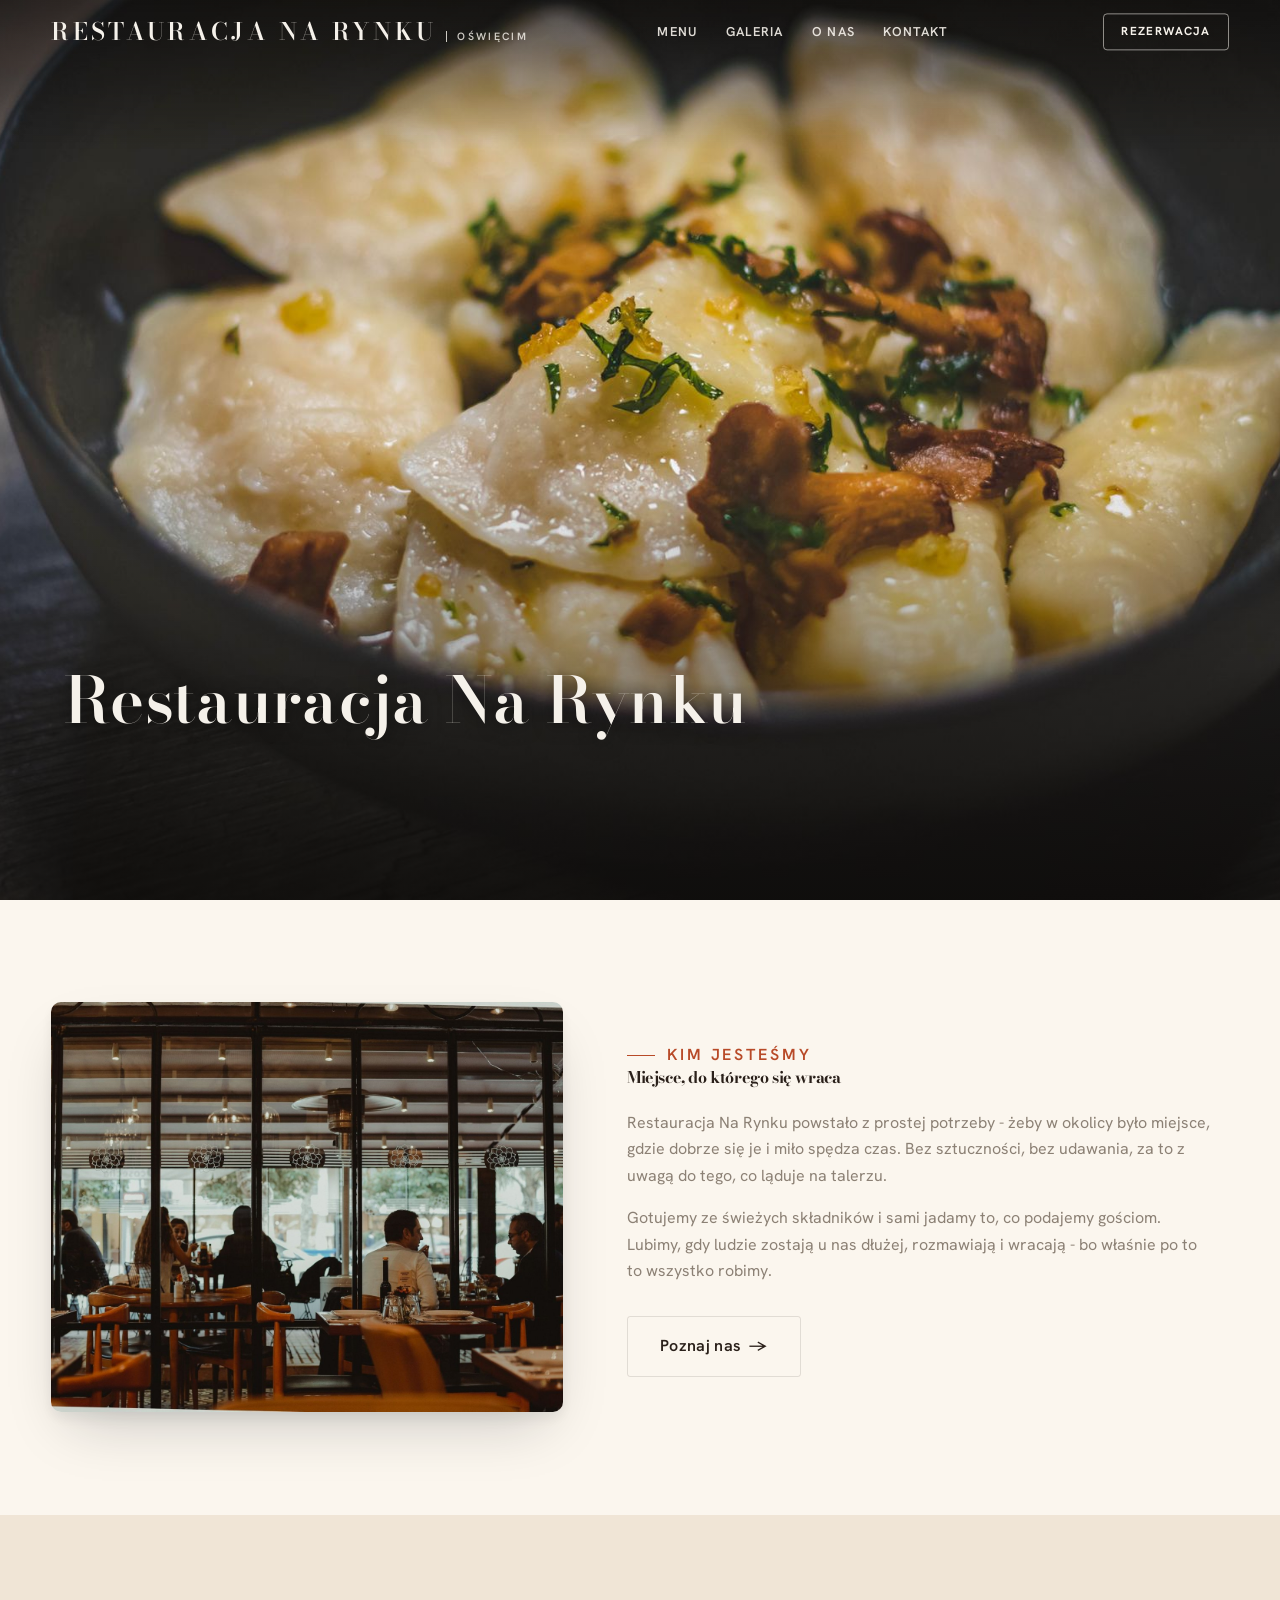
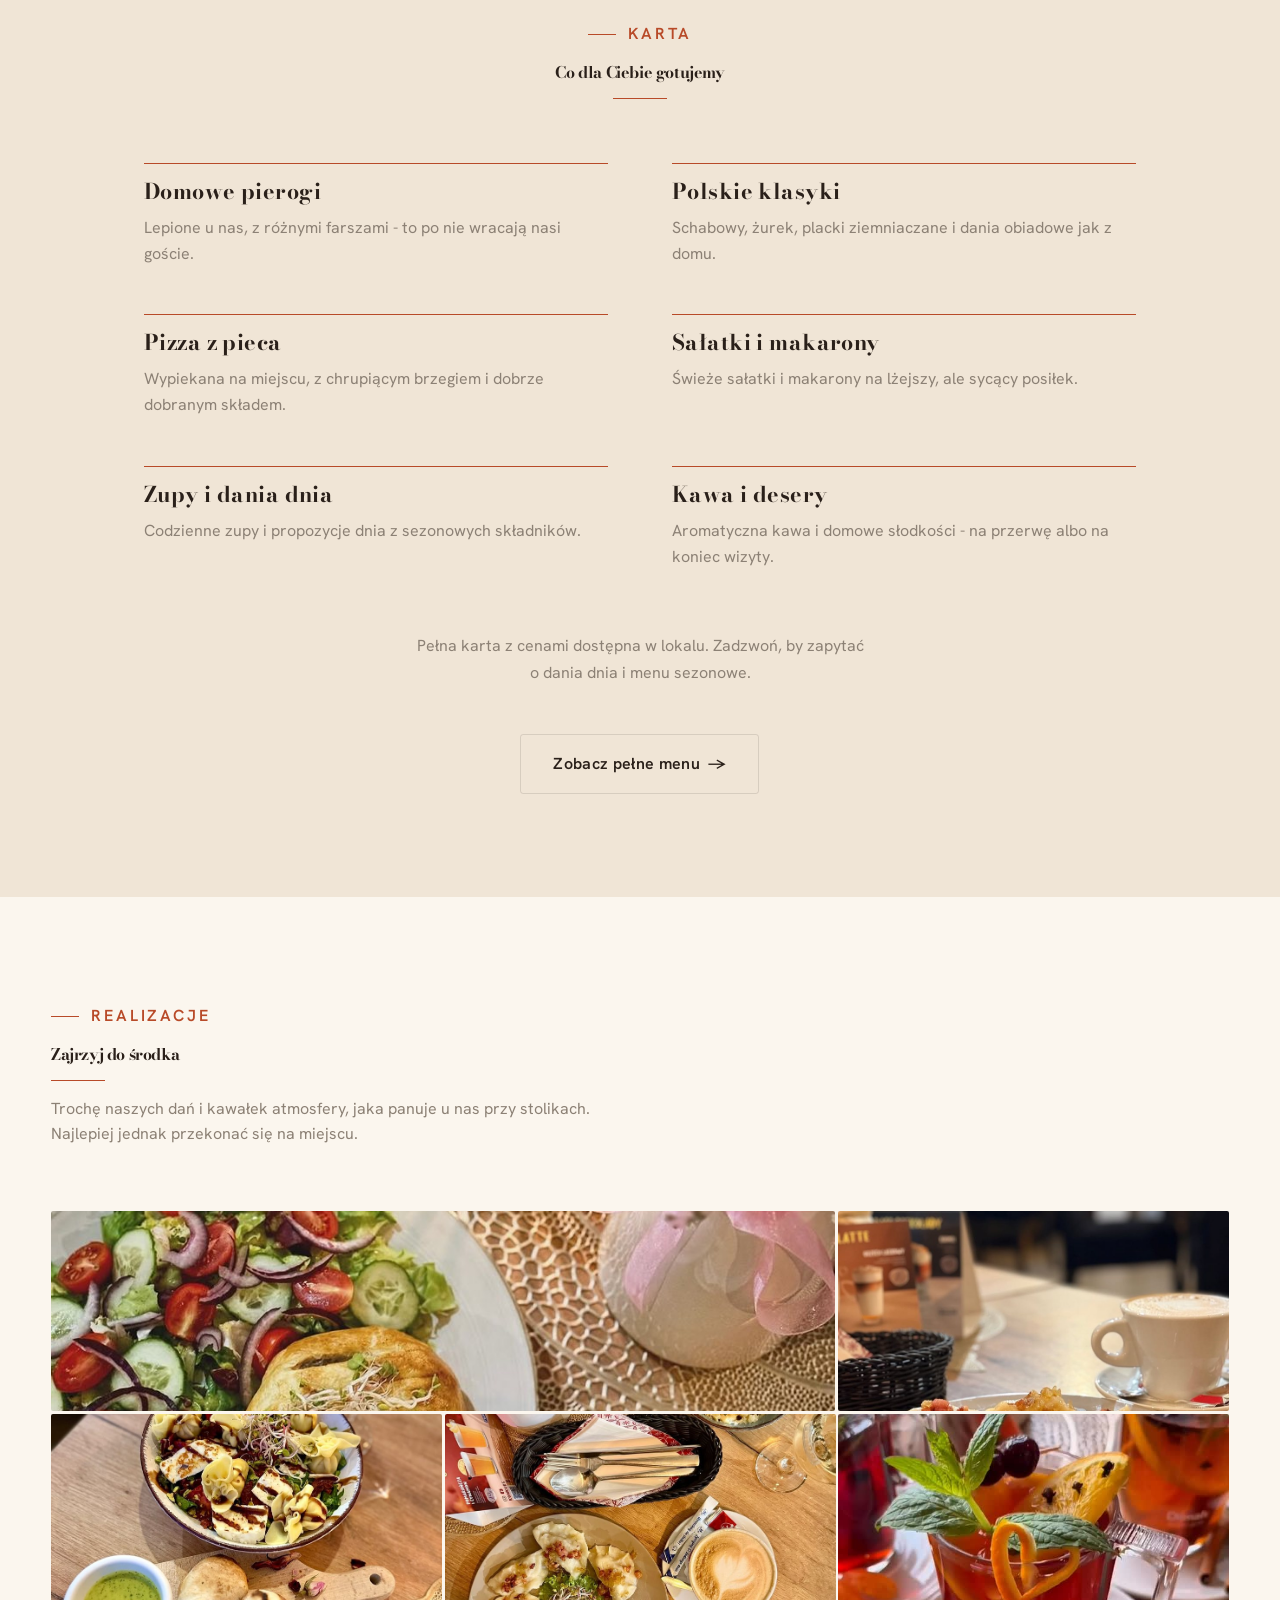
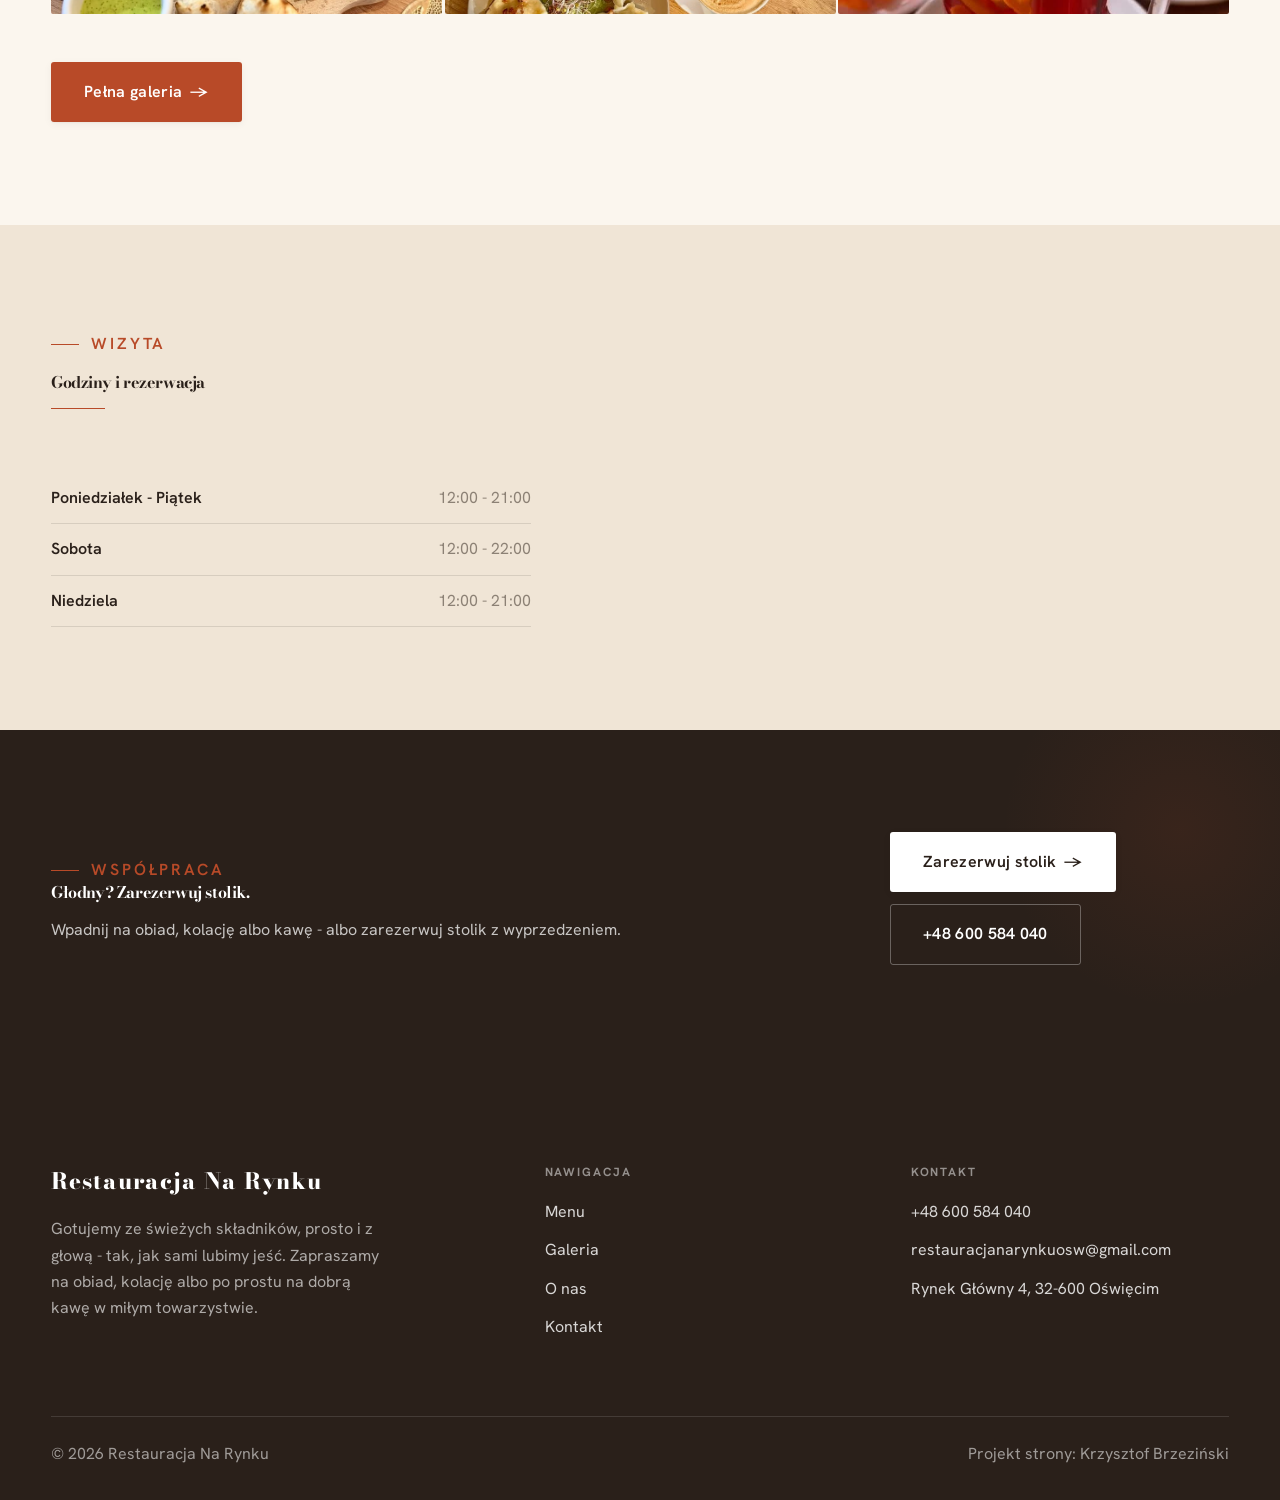
<file: index.html>
<!DOCTYPE html>
<html lang="pl">
<head>
<meta charset="UTF-8">
<meta name="viewport" content="width=device-width, initial-scale=1.0">
<title>Restauracja Na Rynku - Restauracja · Oświęcim</title>
<meta name="description" content="Restauracja Na Rynku to miejsce, do którego się wraca - sezonowa kuchnia, dania z pieca, dobra kawa i ciepła atmosfera. Zarezerwuj stolik albo zajrzyj do menu.">
<link rel="preconnect" href="https://fonts.googleapis.com">
<link rel="preconnect" href="https://fonts.gstatic.com" crossorigin>
<link href="https://fonts.googleapis.com/css2?family=Bodoni+Moda:wght@500;600;700&family=Hanken+Grotesk:wght@400;500;600&display=swap" rel="stylesheet">
<link rel="stylesheet" href="assets/styles.css">
</head>
<body>

<header class="nav">
  <div class="wrap nav-inner">
    <a class="brand" href="index.html"><span class="name">Restauracja Na Rynku</span><span class="sub">Oświęcim</span></a>
    <nav class="nav-links">
      <a href="oferta.html">Menu</a>
      <a href="realizacje.html">Galeria</a>
      <a href="o-nas.html">O nas</a>
      <a href="kontakt.html">Kontakt</a>
      <a href="kontakt.html" class="btn btn-accent">Rezerwacja</a>
    </nav>
    <button class="nav-toggle" aria-label="Menu"><span></span><span></span><span></span></button>
  </div>
</header>

<section class="hero-gastro">
  <img class="hg-bg" src="img/g9.jpg" alt="Restauracja Na Rynku - danie">
  <div class="hg-veil"></div>
  <p class="hg-tagline">Restauracja Na Rynku</p>
</section>
<section>
  <div class="wrap split">
    <div class="split-art reveal"><img src="img/g8.jpg" alt="Restauracja Na Rynku - realizacja" loading="lazy"></div>
    <div class="split-copy reveal">
      <span class="eyebrow">Kim jesteśmy</span>
      <h2>Miejsce, do którego się wraca</h2>
      <p class="muted">Restauracja Na Rynku powstało z prostej potrzeby - żeby w okolicy było miejsce, gdzie dobrze się je i miło spędza czas. Bez sztuczności, bez udawania, za to z uwagą do tego, co ląduje na talerzu.</p>
      <p class="muted">Gotujemy ze świeżych składników i sami jadamy to, co podajemy gościom. Lubimy, gdy ludzie zostają u nas dłużej, rozmawiają i wracają - bo właśnie po to to wszystko robimy.</p>
      <a href="o-nas.html" class="btn btn-ghost">Poznaj nas <span class="arr">→</span></a>
    </div>
  </div>
</section>
<section id="menu" class="menu-sec">
  <div class="wrap">
    <div class="head center reveal">
      <span class="eyebrow">Karta</span>
      <h2>Co dla Ciebie gotujemy</h2>
    </div>
    <div class="menu-cats">
      <div class="menu-cat reveal"><h3>Domowe pierogi</h3><p>Lepione u nas, z różnymi farszami - to po nie wracają nasi goście.</p></div>
      <div class="menu-cat reveal"><h3>Polskie klasyki</h3><p>Schabowy, żurek, placki ziemniaczane i dania obiadowe jak z domu.</p></div>
      <div class="menu-cat reveal"><h3>Pizza z pieca</h3><p>Wypiekana na miejscu, z chrupiącym brzegiem i dobrze dobranym składem.</p></div>
      <div class="menu-cat reveal"><h3>Sałatki i makarony</h3><p>Świeże sałatki i makarony na lżejszy, ale sycący posiłek.</p></div>
      <div class="menu-cat reveal"><h3>Zupy i dania dnia</h3><p>Codzienne zupy i propozycje dnia z sezonowych składników.</p></div>
      <div class="menu-cat reveal"><h3>Kawa i desery</h3><p>Aromatyczna kawa i domowe słodkości - na przerwę albo na koniec wizyty.</p></div>
    </div>
    <p class="menu-note">Pełna karta z cenami dostępna w lokalu. Zadzwoń, by zapytać o dania dnia i menu sezonowe.</p>
    <div style="text-align:center;margin-top:var(--space-7)" class="reveal"><a href="oferta.html" class="btn btn-ghost">Zobacz pełne menu <span class="arr">→</span></a></div>
  </div>
</section>
<section>
  <div class="wrap">
    <div class="head reveal">
      <span class="eyebrow">Realizacje</span>
      <h2>Zajrzyj do środka</h2>
      <p>Trochę naszych dań i kawałek atmosfery, jaka panuje u nas przy stolikach. Najlepiej jednak przekonać się na miejscu.</p>
    </div>
    <div class="gallery">
      <div class="tile t-two3 reveal"><img src="img/g1.jpg" alt="Domowe pierogi" loading="lazy"><div class="cap">Domowe pierogi</div></div>
      <div class="tile t-third reveal"><img src="img/g2.jpg" alt="Zapiekany camembert" loading="lazy"><div class="cap">Zapiekany camembert</div></div>
      <div class="tile t-third reveal"><img src="img/g3.jpg" alt="Świeże sałatki" loading="lazy"><div class="cap">Świeże sałatki</div></div>
      <div class="tile t-third reveal"><img src="img/g4.jpg" alt="Dania z pieca" loading="lazy"><div class="cap">Dania z pieca</div></div>
      <div class="tile t-third reveal"><img src="img/g5.jpg" alt="Lemoniady i napoje" loading="lazy"><div class="cap">Lemoniady i napoje</div></div>
    </div>
    <div style="margin-top:var(--space-7)" class="reveal"><a href="realizacje.html" class="btn btn-accent">Pełna galeria <span class="arr">→</span></a></div>
  </div>
</section>
<section class="trust">
  <div class="wrap">
    <div class="head reveal">
      <span class="eyebrow">Wizyta</span>
      <h2>Godziny i rezerwacja</h2>
    </div>
    <div class="godz reveal">
      <div class="godz-row"><b>Poniedziałek - Piątek</b><span>12:00 - 21:00</span></div>
      <div class="godz-row"><b>Sobota</b><span>12:00 - 22:00</span></div>
      <div class="godz-row"><b>Niedziela</b><span>12:00 - 21:00</span></div>
    </div>
  </div>
</section>
<section class="cta">
  <div class="wrap">
    <div class="reveal">
      <span class="eyebrow">Współpraca</span>
      <h2>Głodny? Zarezerwuj stolik.</h2>
      <p>Wpadnij na obiad, kolację albo kawę - albo zarezerwuj stolik z wyprzedzeniem.</p>
    </div>
    <div class="cta-actions reveal">
      <a href="kontakt.html" class="btn btn-light">Zarezerwuj stolik <span class="arr">→</span></a>
      <a href="tel:+48600584040" class="btn btn-ghost" style="color:#fff;border-color:rgba(255,255,255,.3)">+48 600 584 040</a>
    </div>
  </div>
</section>

<footer>
  <div class="wrap">
    <div class="foot-grid">
      <div class="foot-brand">
        <div class="name">Restauracja Na Rynku</div>
        <p>Gotujemy ze świeżych składników, prosto i z głową - tak, jak sami lubimy jeść. Zapraszamy na obiad, kolację albo po prostu na dobrą kawę w miłym towarzystwie.</p>
      </div>
      <div class="foot-col">
        <h4>Nawigacja</h4>
        <a href="oferta.html">Menu</a>
        <a href="realizacje.html">Galeria</a>
        <a href="o-nas.html">O nas</a>
        <a href="kontakt.html">Kontakt</a>
      </div>
      <div class="foot-col">
        <h4>Kontakt</h4>
        <a href="tel:+48600584040">+48 600 584 040</a>
        <a href="mailto:restauracjanarynkuosw@gmail.com">restauracjanarynkuosw@gmail.com</a>
        <p>Rynek Główny 4, 32-600 Oświęcim</p>
      </div>
    </div>
    <div class="foot-bot">
      <span>© 2026 Restauracja Na Rynku</span>
      <span>Projekt strony: Krzysztof Brzeziński</span>
    </div>
  </div>
</footer>
<div class="sticky-reserve"><a class="sr-book" href="kontakt.html">Zarezerwuj stolik</a><a class="sr-call" href="tel:+48600584040" aria-label="Zadzwoń"><svg class="ico-tel" width="16" height="16" viewBox="0 0 24 24" fill="none" aria-hidden="true"><path d="M6.6 10.8a15.5 15.5 0 0 0 6.6 6.6l2.2-2.2a1 1 0 0 1 1-.24 11.4 11.4 0 0 0 3.6.58 1 1 0 0 1 1 1V20a1 1 0 0 1-1 1A17 17 0 0 1 3 4a1 1 0 0 1 1-1h3.5a1 1 0 0 1 1 1c0 1.25.2 2.46.58 3.6a1 1 0 0 1-.25 1l-2.23 2.2Z" fill="currentColor"/></svg></a></div>

<script src="assets/main.js"></script>
</body>
</html>
</file>
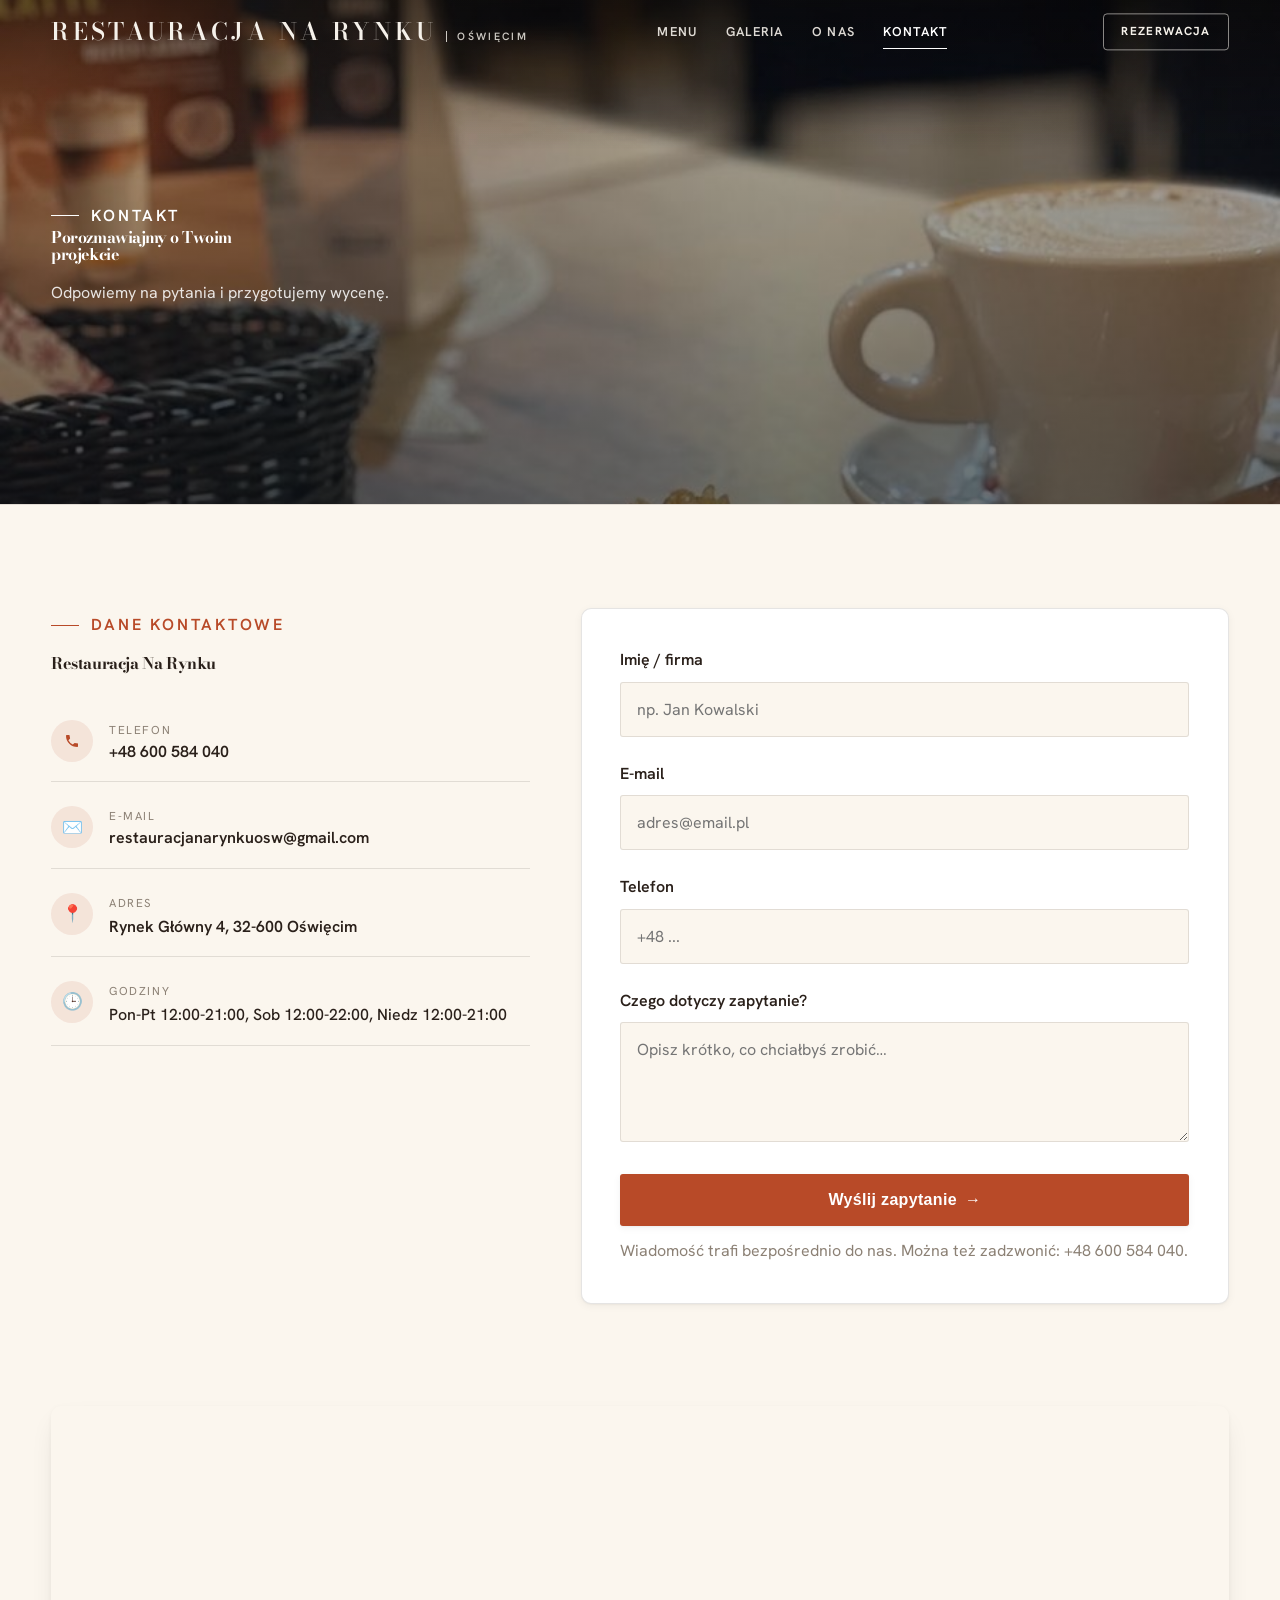
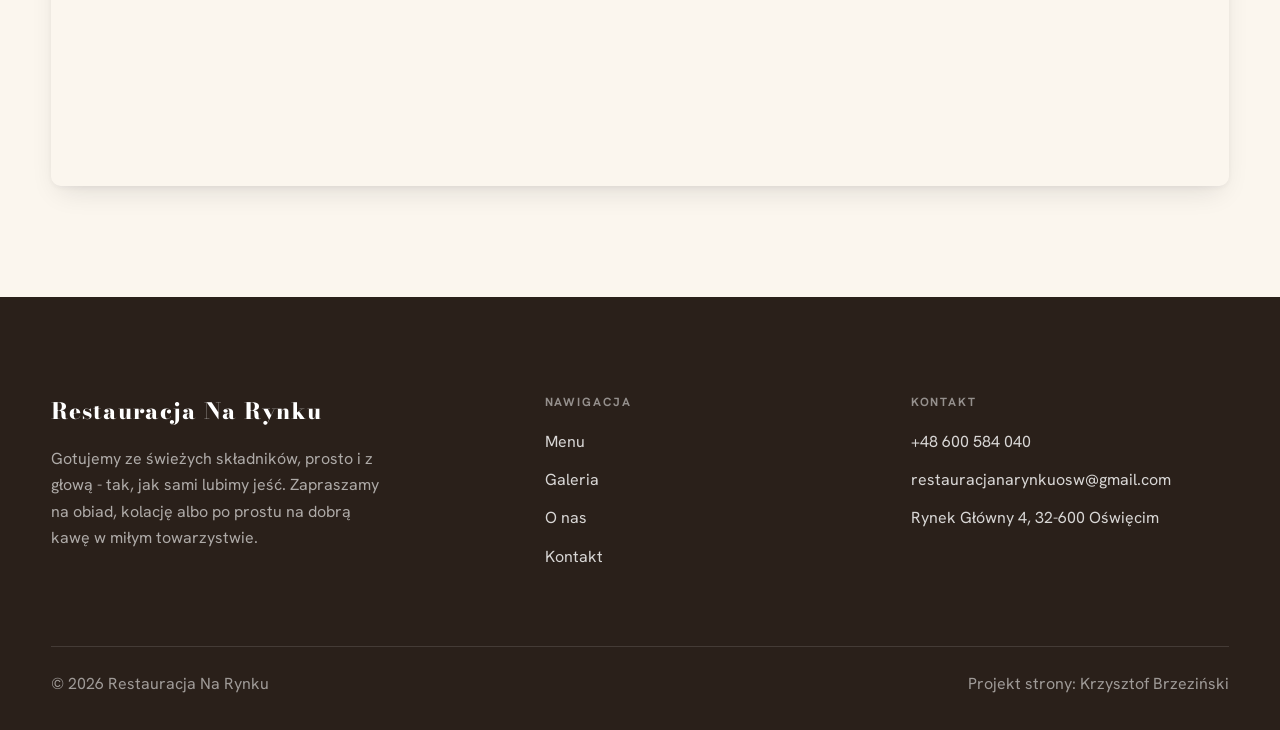
<file: kontakt.html>
<!DOCTYPE html>
<html lang="pl">
<head>
<meta charset="UTF-8">
<meta name="viewport" content="width=device-width, initial-scale=1.0">
<title>Kontakt - Restauracja Na Rynku</title>
<meta name="description" content="Kontakt Restauracja Na Rynku - Rynek Główny 4, 32-600 Oświęcim">
<link rel="preconnect" href="https://fonts.googleapis.com">
<link rel="preconnect" href="https://fonts.gstatic.com" crossorigin>
<link href="https://fonts.googleapis.com/css2?family=Bodoni+Moda:wght@500;600;700&family=Hanken+Grotesk:wght@400;500;600&display=swap" rel="stylesheet">
<link rel="stylesheet" href="assets/styles.css">
</head>
<body>

<header class="nav">
  <div class="wrap nav-inner">
    <a class="brand" href="index.html"><span class="name">Restauracja Na Rynku</span><span class="sub">Oświęcim</span></a>
    <nav class="nav-links">
      <a href="oferta.html">Menu</a>
      <a href="realizacje.html">Galeria</a>
      <a href="o-nas.html">O nas</a>
      <a href="kontakt.html" class="active">Kontakt</a>
      <a href="kontakt.html" class="btn btn-accent">Rezerwacja</a>
    </nav>
    <button class="nav-toggle" aria-label="Menu"><span></span><span></span><span></span></button>
  </div>
</header>

<section class="pagehead">
  <img src="img/g2.jpg" alt="Restauracja Na Rynku - Porozmawiajmy o Twoim projekcie">
  <div class="wrap">
    <span class="eyebrow">Kontakt</span>
    <h1>Porozmawiajmy o Twoim projekcie</h1>
    <p>Odpowiemy na pytania i przygotujemy wycenę.</p>
  </div>
</section>
<section>
  <div class="wrap contact-grid">
    <div class="reveal">
      <span class="eyebrow">Dane kontaktowe</span>
      <h2 style="margin:var(--space-4) 0 var(--space-6)">Restauracja Na Rynku</h2>
      <div class="info-list">
        <div class="info-row"><div class="ic"><svg class="ico-tel" width="16" height="16" viewBox="0 0 24 24" fill="none" aria-hidden="true"><path d="M6.6 10.8a15.5 15.5 0 0 0 6.6 6.6l2.2-2.2a1 1 0 0 1 1-.24 11.4 11.4 0 0 0 3.6.58 1 1 0 0 1 1 1V20a1 1 0 0 1-1 1A17 17 0 0 1 3 4a1 1 0 0 1 1-1h3.5a1 1 0 0 1 1 1c0 1.25.2 2.46.58 3.6a1 1 0 0 1-.25 1l-2.23 2.2Z" fill="currentColor"/></svg></div><div><div class="lbl">Telefon</div><a class="val" href="tel:+48600584040">+48 600 584 040</a></div></div>
        <div class="info-row"><div class="ic">✉️</div><div><div class="lbl">E-mail</div><a class="val" href="mailto:restauracjanarynkuosw@gmail.com">restauracjanarynkuosw@gmail.com</a></div></div>
        <div class="info-row"><div class="ic">📍</div><div><div class="lbl">Adres</div><div class="val">Rynek Główny 4, 32-600 Oświęcim</div></div></div>
        <div class="info-row"><div class="ic">🕒</div><div><div class="lbl">Godziny</div><div class="val" style="font-weight:500">Pon-Pt 12:00-21:00, Sob 12:00-22:00, Niedz 12:00-21:00</div></div></div>
      </div>
    </div>
    <div class="reveal">
      <form class="form" action="https://formsubmit.co/restauracjanarynkuosw@gmail.com" method="POST">
        <input type="hidden" name="_subject" value="Zapytanie ze strony Restauracja Na Rynku">
        <input type="hidden" name="_captcha" value="false">
        <input type="hidden" name="_template" value="table">
        <div class="fld"><label for="name">Imię / firma</label><input id="name" name="name" type="text" placeholder="np. Jan Kowalski" required></div>
        <div class="fld"><label for="email">E-mail</label><input id="email" name="email" type="email" placeholder="adres@email.pl" required></div>
        <div class="fld"><label for="phone">Telefon</label><input id="phone" name="phone" type="tel" placeholder="+48 ..."></div>
        <div class="fld"><label for="msg">Czego dotyczy zapytanie?</label><textarea id="msg" name="message" placeholder="Opisz krótko, co chciałbyś zrobić…" required></textarea></div>
        <button type="submit" class="btn btn-accent" style="width:100%;justify-content:center">Wyślij zapytanie <span class="arr">→</span></button>
        <p class="note">Wiadomość trafi bezpośrednio do nas. Można też zadzwonić: +48 600 584 040.</p>
      </form>
    </div>
  </div>
</section>
<section style="padding-top:0">
  <div class="wrap reveal">
    <iframe class="map" title="Restauracja Na Rynku - Oświęcim" src="https://maps.google.com/maps?q=50.0379294%2C19.2215452&z=15&output=embed" loading="lazy" referrerpolicy="no-referrer-when-downgrade"></iframe>
  </div>
</section>

<footer>
  <div class="wrap">
    <div class="foot-grid">
      <div class="foot-brand">
        <div class="name">Restauracja Na Rynku</div>
        <p>Gotujemy ze świeżych składników, prosto i z głową - tak, jak sami lubimy jeść. Zapraszamy na obiad, kolację albo po prostu na dobrą kawę w miłym towarzystwie.</p>
      </div>
      <div class="foot-col">
        <h4>Nawigacja</h4>
        <a href="oferta.html">Menu</a>
        <a href="realizacje.html">Galeria</a>
        <a href="o-nas.html">O nas</a>
        <a href="kontakt.html">Kontakt</a>
      </div>
      <div class="foot-col">
        <h4>Kontakt</h4>
        <a href="tel:+48600584040">+48 600 584 040</a>
        <a href="mailto:restauracjanarynkuosw@gmail.com">restauracjanarynkuosw@gmail.com</a>
        <p>Rynek Główny 4, 32-600 Oświęcim</p>
      </div>
    </div>
    <div class="foot-bot">
      <span>© 2026 Restauracja Na Rynku</span>
      <span>Projekt strony: Krzysztof Brzeziński</span>
    </div>
  </div>
</footer>
<div class="sticky-reserve"><a class="sr-book" href="kontakt.html">Zarezerwuj stolik</a><a class="sr-call" href="tel:+48600584040" aria-label="Zadzwoń"><svg class="ico-tel" width="16" height="16" viewBox="0 0 24 24" fill="none" aria-hidden="true"><path d="M6.6 10.8a15.5 15.5 0 0 0 6.6 6.6l2.2-2.2a1 1 0 0 1 1-.24 11.4 11.4 0 0 0 3.6.58 1 1 0 0 1 1 1V20a1 1 0 0 1-1 1A17 17 0 0 1 3 4a1 1 0 0 1 1-1h3.5a1 1 0 0 1 1 1c0 1.25.2 2.46.58 3.6a1 1 0 0 1-.25 1l-2.23 2.2Z" fill="currentColor"/></svg></a></div>

<script src="assets/main.js"></script>
</body>
</html>
</file>
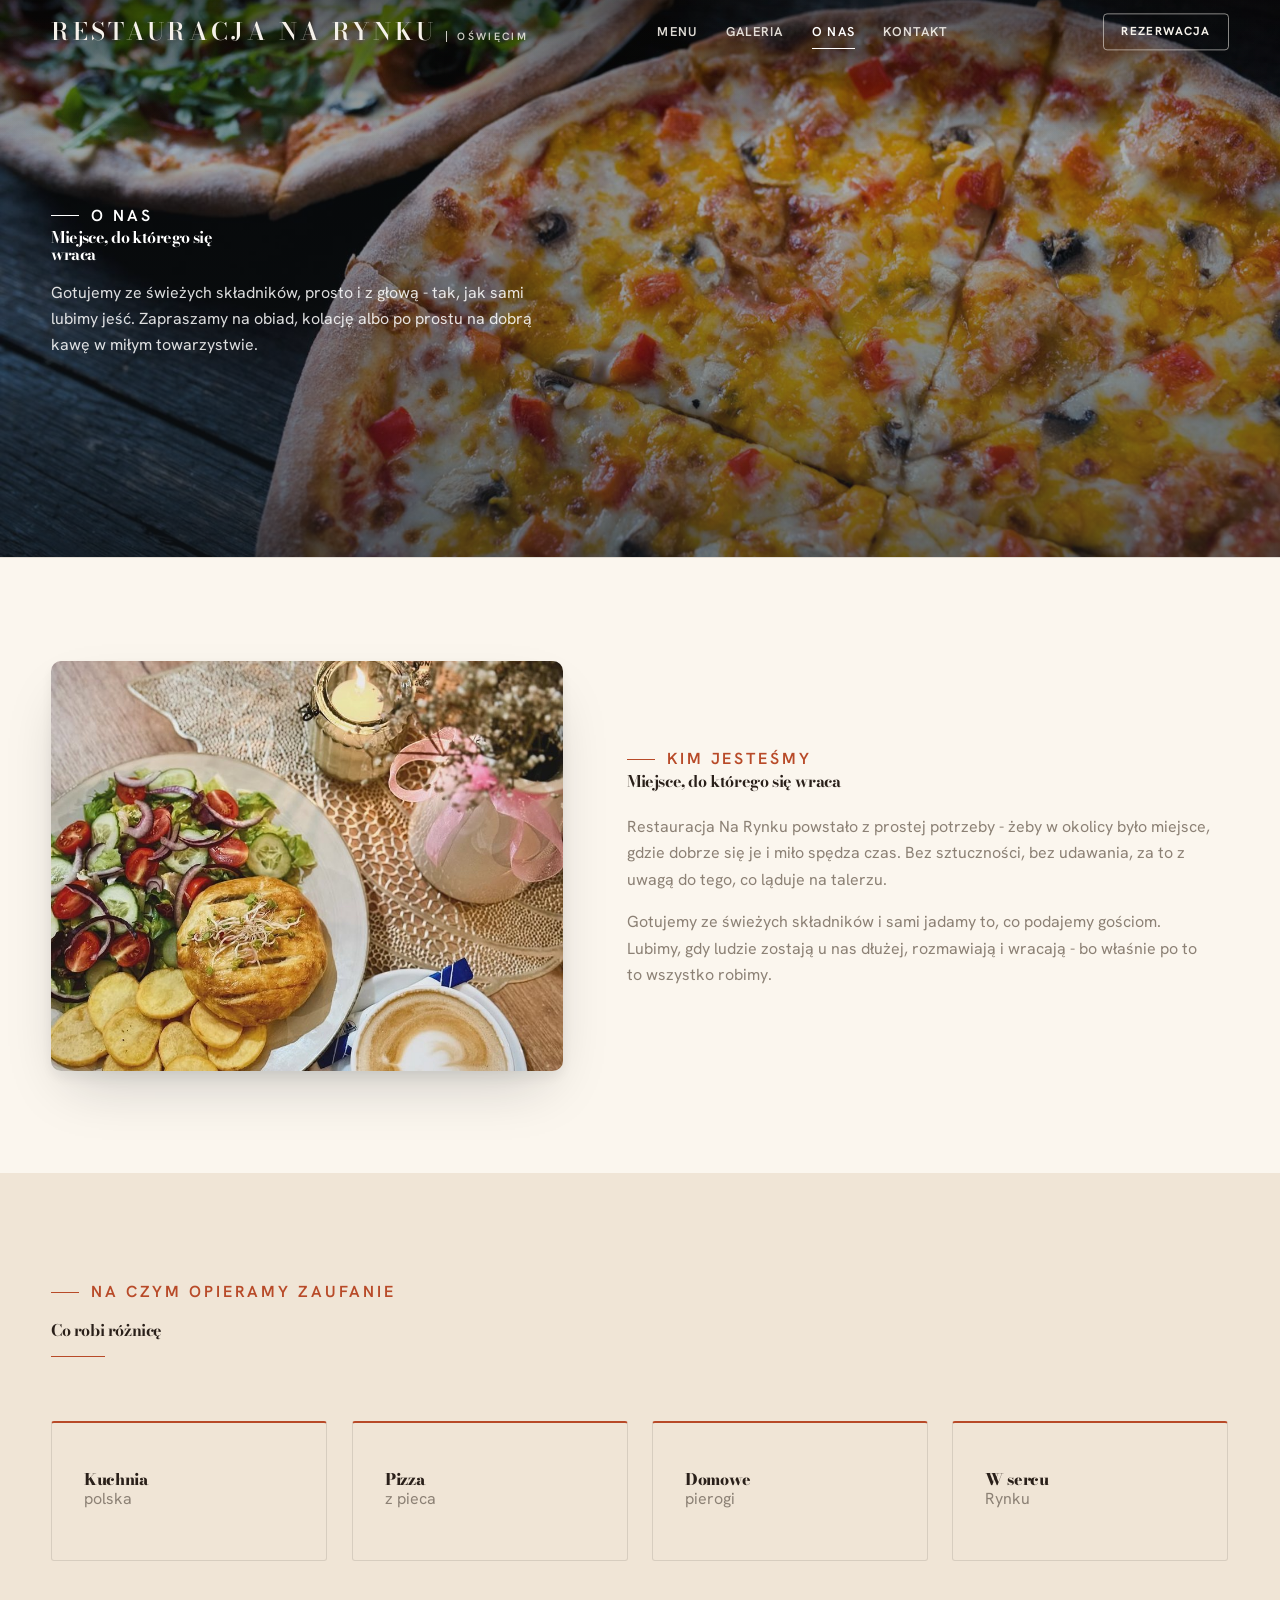
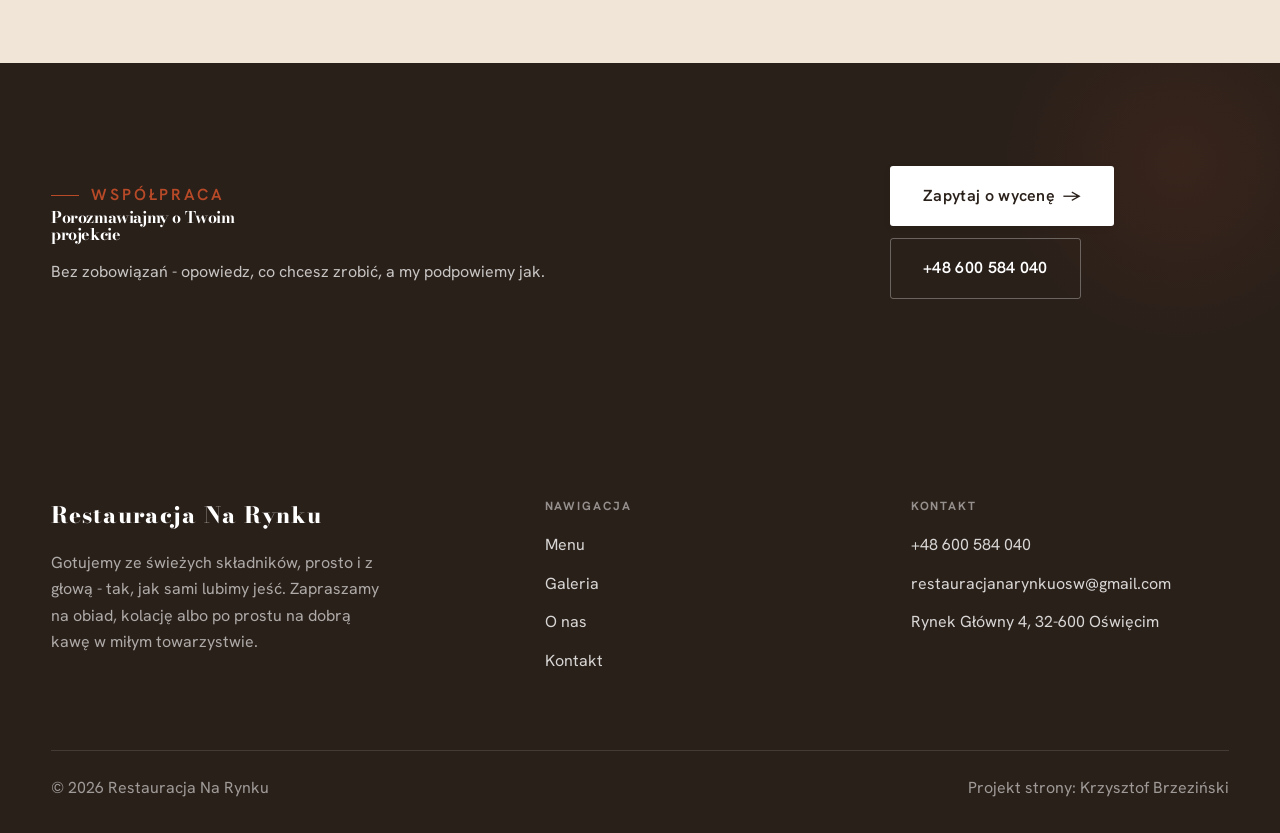
<file: o-nas.html>
<!DOCTYPE html>
<html lang="pl">
<head>
<meta charset="UTF-8">
<meta name="viewport" content="width=device-width, initial-scale=1.0">
<title>O nas - Restauracja Na Rynku</title>
<meta name="description" content="Restauracja Na Rynku to miejsce, do którego się wraca - sezonowa kuchnia, dania z pieca, dobra kawa i ciepła atmosfera. Zarezerwuj stolik albo zajrzyj do menu.">
<link rel="preconnect" href="https://fonts.googleapis.com">
<link rel="preconnect" href="https://fonts.gstatic.com" crossorigin>
<link href="https://fonts.googleapis.com/css2?family=Bodoni+Moda:wght@500;600;700&family=Hanken+Grotesk:wght@400;500;600&display=swap" rel="stylesheet">
<link rel="stylesheet" href="assets/styles.css">
</head>
<body>

<header class="nav">
  <div class="wrap nav-inner">
    <a class="brand" href="index.html"><span class="name">Restauracja Na Rynku</span><span class="sub">Oświęcim</span></a>
    <nav class="nav-links">
      <a href="oferta.html">Menu</a>
      <a href="realizacje.html">Galeria</a>
      <a href="o-nas.html" class="active">O nas</a>
      <a href="kontakt.html">Kontakt</a>
      <a href="kontakt.html" class="btn btn-accent">Rezerwacja</a>
    </nav>
    <button class="nav-toggle" aria-label="Menu"><span></span><span></span><span></span></button>
  </div>
</header>

<section class="pagehead">
  <img src="img/g14.jpg" alt="Restauracja Na Rynku - Miejsce, do którego się wraca">
  <div class="wrap">
    <span class="eyebrow">O nas</span>
    <h1>Miejsce, do którego się wraca</h1>
    <p>Gotujemy ze świeżych składników, prosto i z głową - tak, jak sami lubimy jeść. Zapraszamy na obiad, kolację albo po prostu na dobrą kawę w miłym towarzystwie.</p>
  </div>
</section>
<section>
  <div class="wrap split">
    <div class="split-art reveal"><img src="img/g1.jpg" alt="Restauracja Na Rynku" loading="lazy"></div>
    <div class="split-copy reveal">
      <span class="eyebrow">Kim jesteśmy</span>
      <h2>Miejsce, do którego się wraca</h2>
      <p class="muted">Restauracja Na Rynku powstało z prostej potrzeby - żeby w okolicy było miejsce, gdzie dobrze się je i miło spędza czas. Bez sztuczności, bez udawania, za to z uwagą do tego, co ląduje na talerzu.</p>
      <p class="muted">Gotujemy ze świeżych składników i sami jadamy to, co podajemy gościom. Lubimy, gdy ludzie zostają u nas dłużej, rozmawiają i wracają - bo właśnie po to to wszystko robimy.</p>
    </div>
  </div>
</section>

<section class="trust">
  <div class="wrap">
    <div class="head reveal">
      <span class="eyebrow">Na czym opieramy zaufanie</span>
      <h2>Co robi różnicę</h2>
    </div>
    <div class="trust-grid">
      <div class="trust-card reveal"><div class="big">Kuchnia</div><p>polska</p></div>
      <div class="trust-card reveal"><div class="big">Pizza</div><p>z pieca</p></div>
      <div class="trust-card reveal"><div class="big">Domowe</div><p>pierogi</p></div>
      <div class="trust-card reveal"><div class="big">W sercu</div><p>Rynku</p></div>
    </div>
  </div>
</section>
<section class="cta">
  <div class="wrap">
    <div class="reveal">
      <span class="eyebrow">Współpraca</span>
      <h2>Porozmawiajmy o Twoim projekcie</h2>
      <p>Bez zobowiązań - opowiedz, co chcesz zrobić, a my podpowiemy jak.</p>
    </div>
    <div class="cta-actions reveal">
      <a href="kontakt.html" class="btn btn-light">Zapytaj o wycenę <span class="arr">→</span></a>
      <a href="tel:+48600584040" class="btn btn-ghost" style="color:#fff;border-color:rgba(255,255,255,.3)">+48 600 584 040</a>
    </div>
  </div>
</section>

<footer>
  <div class="wrap">
    <div class="foot-grid">
      <div class="foot-brand">
        <div class="name">Restauracja Na Rynku</div>
        <p>Gotujemy ze świeżych składników, prosto i z głową - tak, jak sami lubimy jeść. Zapraszamy na obiad, kolację albo po prostu na dobrą kawę w miłym towarzystwie.</p>
      </div>
      <div class="foot-col">
        <h4>Nawigacja</h4>
        <a href="oferta.html">Menu</a>
        <a href="realizacje.html">Galeria</a>
        <a href="o-nas.html">O nas</a>
        <a href="kontakt.html">Kontakt</a>
      </div>
      <div class="foot-col">
        <h4>Kontakt</h4>
        <a href="tel:+48600584040">+48 600 584 040</a>
        <a href="mailto:restauracjanarynkuosw@gmail.com">restauracjanarynkuosw@gmail.com</a>
        <p>Rynek Główny 4, 32-600 Oświęcim</p>
      </div>
    </div>
    <div class="foot-bot">
      <span>© 2026 Restauracja Na Rynku</span>
      <span>Projekt strony: Krzysztof Brzeziński</span>
    </div>
  </div>
</footer>
<div class="sticky-reserve"><a class="sr-book" href="kontakt.html">Zarezerwuj stolik</a><a class="sr-call" href="tel:+48600584040" aria-label="Zadzwoń"><svg class="ico-tel" width="16" height="16" viewBox="0 0 24 24" fill="none" aria-hidden="true"><path d="M6.6 10.8a15.5 15.5 0 0 0 6.6 6.6l2.2-2.2a1 1 0 0 1 1-.24 11.4 11.4 0 0 0 3.6.58 1 1 0 0 1 1 1V20a1 1 0 0 1-1 1A17 17 0 0 1 3 4a1 1 0 0 1 1-1h3.5a1 1 0 0 1 1 1c0 1.25.2 2.46.58 3.6a1 1 0 0 1-.25 1l-2.23 2.2Z" fill="currentColor"/></svg></a></div>

<script src="assets/main.js"></script>
</body>
</html>
</file>
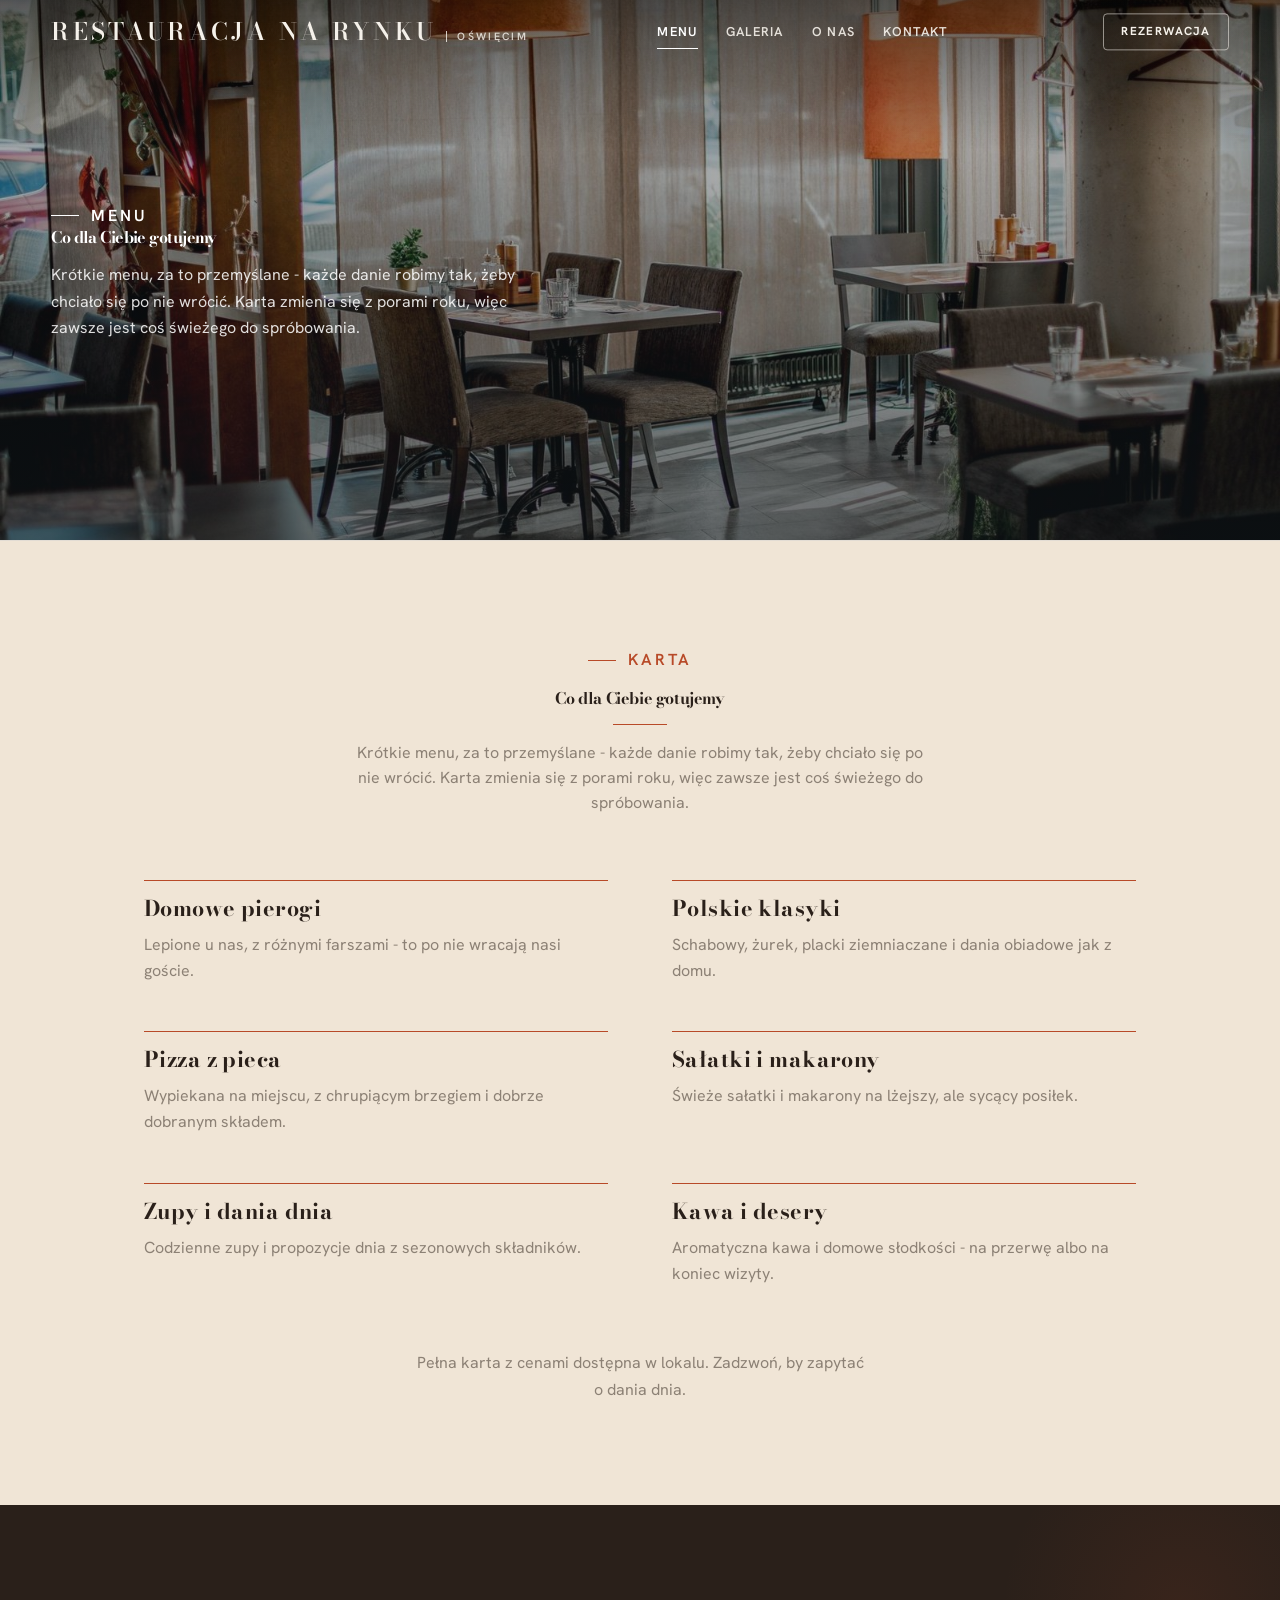
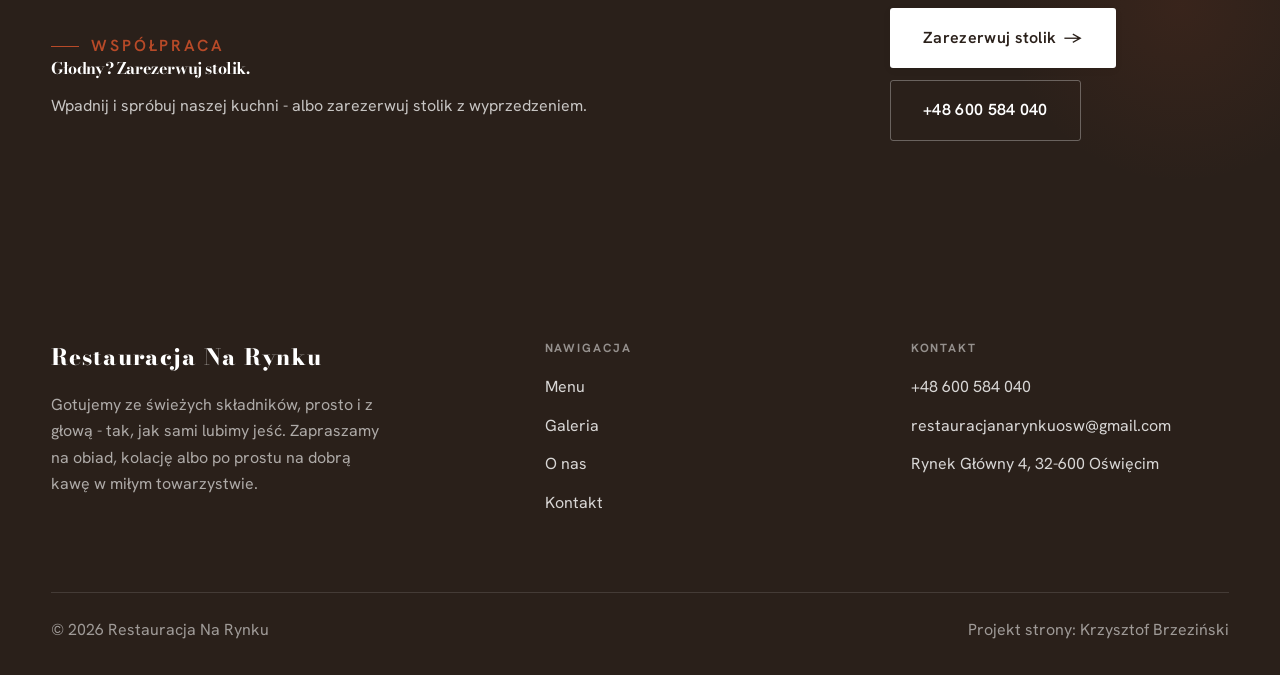
<file: oferta.html>
<!DOCTYPE html>
<html lang="pl">
<head>
<meta charset="UTF-8">
<meta name="viewport" content="width=device-width, initial-scale=1.0">
<title>Menu - Restauracja Na Rynku</title>
<meta name="description" content="Restauracja Na Rynku to miejsce, do którego się wraca - sezonowa kuchnia, dania z pieca, dobra kawa i ciepła atmosfera. Zarezerwuj stolik albo zajrzyj do menu.">
<link rel="preconnect" href="https://fonts.googleapis.com">
<link rel="preconnect" href="https://fonts.gstatic.com" crossorigin>
<link href="https://fonts.googleapis.com/css2?family=Bodoni+Moda:wght@500;600;700&family=Hanken+Grotesk:wght@400;500;600&display=swap" rel="stylesheet">
<link rel="stylesheet" href="assets/styles.css">
</head>
<body>

<header class="nav">
  <div class="wrap nav-inner">
    <a class="brand" href="index.html"><span class="name">Restauracja Na Rynku</span><span class="sub">Oświęcim</span></a>
    <nav class="nav-links">
      <a href="oferta.html" class="active">Menu</a>
      <a href="realizacje.html">Galeria</a>
      <a href="o-nas.html">O nas</a>
      <a href="kontakt.html">Kontakt</a>
      <a href="kontakt.html" class="btn btn-accent">Rezerwacja</a>
    </nav>
    <button class="nav-toggle" aria-label="Menu"><span></span><span></span><span></span></button>
  </div>
</header>

<section class="pagehead">
  <img src="img/g13.jpg" alt="Restauracja Na Rynku - Co dla Ciebie gotujemy">
  <div class="wrap">
    <span class="eyebrow">Menu</span>
    <h1>Co dla Ciebie gotujemy</h1>
    <p>Krótkie menu, za to przemyślane - każde danie robimy tak, żeby chciało się po nie wrócić. Karta zmienia się z porami roku, więc zawsze jest coś świeżego do spróbowania.</p>
  </div>
</section>
<section class="menu-sec">
  <div class="wrap">
    <div class="head center reveal">
      <span class="eyebrow">Karta</span>
      <h2>Co dla Ciebie gotujemy</h2>
      <p>Krótkie menu, za to przemyślane - każde danie robimy tak, żeby chciało się po nie wrócić. Karta zmienia się z porami roku, więc zawsze jest coś świeżego do spróbowania.</p>
    </div>
    <div class="menu-cats">
      <div class="menu-cat reveal"><h3>Domowe pierogi</h3><p>Lepione u nas, z różnymi farszami - to po nie wracają nasi goście.</p></div>
      <div class="menu-cat reveal"><h3>Polskie klasyki</h3><p>Schabowy, żurek, placki ziemniaczane i dania obiadowe jak z domu.</p></div>
      <div class="menu-cat reveal"><h3>Pizza z pieca</h3><p>Wypiekana na miejscu, z chrupiącym brzegiem i dobrze dobranym składem.</p></div>
      <div class="menu-cat reveal"><h3>Sałatki i makarony</h3><p>Świeże sałatki i makarony na lżejszy, ale sycący posiłek.</p></div>
      <div class="menu-cat reveal"><h3>Zupy i dania dnia</h3><p>Codzienne zupy i propozycje dnia z sezonowych składników.</p></div>
      <div class="menu-cat reveal"><h3>Kawa i desery</h3><p>Aromatyczna kawa i domowe słodkości - na przerwę albo na koniec wizyty.</p></div>
    </div>
    <p class="menu-note">Pełna karta z cenami dostępna w lokalu. Zadzwoń, by zapytać o dania dnia.</p>
  </div>
</section>
<section class="cta">
  <div class="wrap">
    <div class="reveal">
      <span class="eyebrow">Współpraca</span>
      <h2>Głodny? Zarezerwuj stolik.</h2>
      <p>Wpadnij i spróbuj naszej kuchni - albo zarezerwuj stolik z wyprzedzeniem.</p>
    </div>
    <div class="cta-actions reveal">
      <a href="kontakt.html" class="btn btn-light">Zarezerwuj stolik <span class="arr">→</span></a>
      <a href="tel:+48600584040" class="btn btn-ghost" style="color:#fff;border-color:rgba(255,255,255,.3)">+48 600 584 040</a>
    </div>
  </div>
</section>

<footer>
  <div class="wrap">
    <div class="foot-grid">
      <div class="foot-brand">
        <div class="name">Restauracja Na Rynku</div>
        <p>Gotujemy ze świeżych składników, prosto i z głową - tak, jak sami lubimy jeść. Zapraszamy na obiad, kolację albo po prostu na dobrą kawę w miłym towarzystwie.</p>
      </div>
      <div class="foot-col">
        <h4>Nawigacja</h4>
        <a href="oferta.html">Menu</a>
        <a href="realizacje.html">Galeria</a>
        <a href="o-nas.html">O nas</a>
        <a href="kontakt.html">Kontakt</a>
      </div>
      <div class="foot-col">
        <h4>Kontakt</h4>
        <a href="tel:+48600584040">+48 600 584 040</a>
        <a href="mailto:restauracjanarynkuosw@gmail.com">restauracjanarynkuosw@gmail.com</a>
        <p>Rynek Główny 4, 32-600 Oświęcim</p>
      </div>
    </div>
    <div class="foot-bot">
      <span>© 2026 Restauracja Na Rynku</span>
      <span>Projekt strony: Krzysztof Brzeziński</span>
    </div>
  </div>
</footer>
<div class="sticky-reserve"><a class="sr-book" href="kontakt.html">Zarezerwuj stolik</a><a class="sr-call" href="tel:+48600584040" aria-label="Zadzwoń"><svg class="ico-tel" width="16" height="16" viewBox="0 0 24 24" fill="none" aria-hidden="true"><path d="M6.6 10.8a15.5 15.5 0 0 0 6.6 6.6l2.2-2.2a1 1 0 0 1 1-.24 11.4 11.4 0 0 0 3.6.58 1 1 0 0 1 1 1V20a1 1 0 0 1-1 1A17 17 0 0 1 3 4a1 1 0 0 1 1-1h3.5a1 1 0 0 1 1 1c0 1.25.2 2.46.58 3.6a1 1 0 0 1-.25 1l-2.23 2.2Z" fill="currentColor"/></svg></a></div>

<script src="assets/main.js"></script>
</body>
</html>
</file>
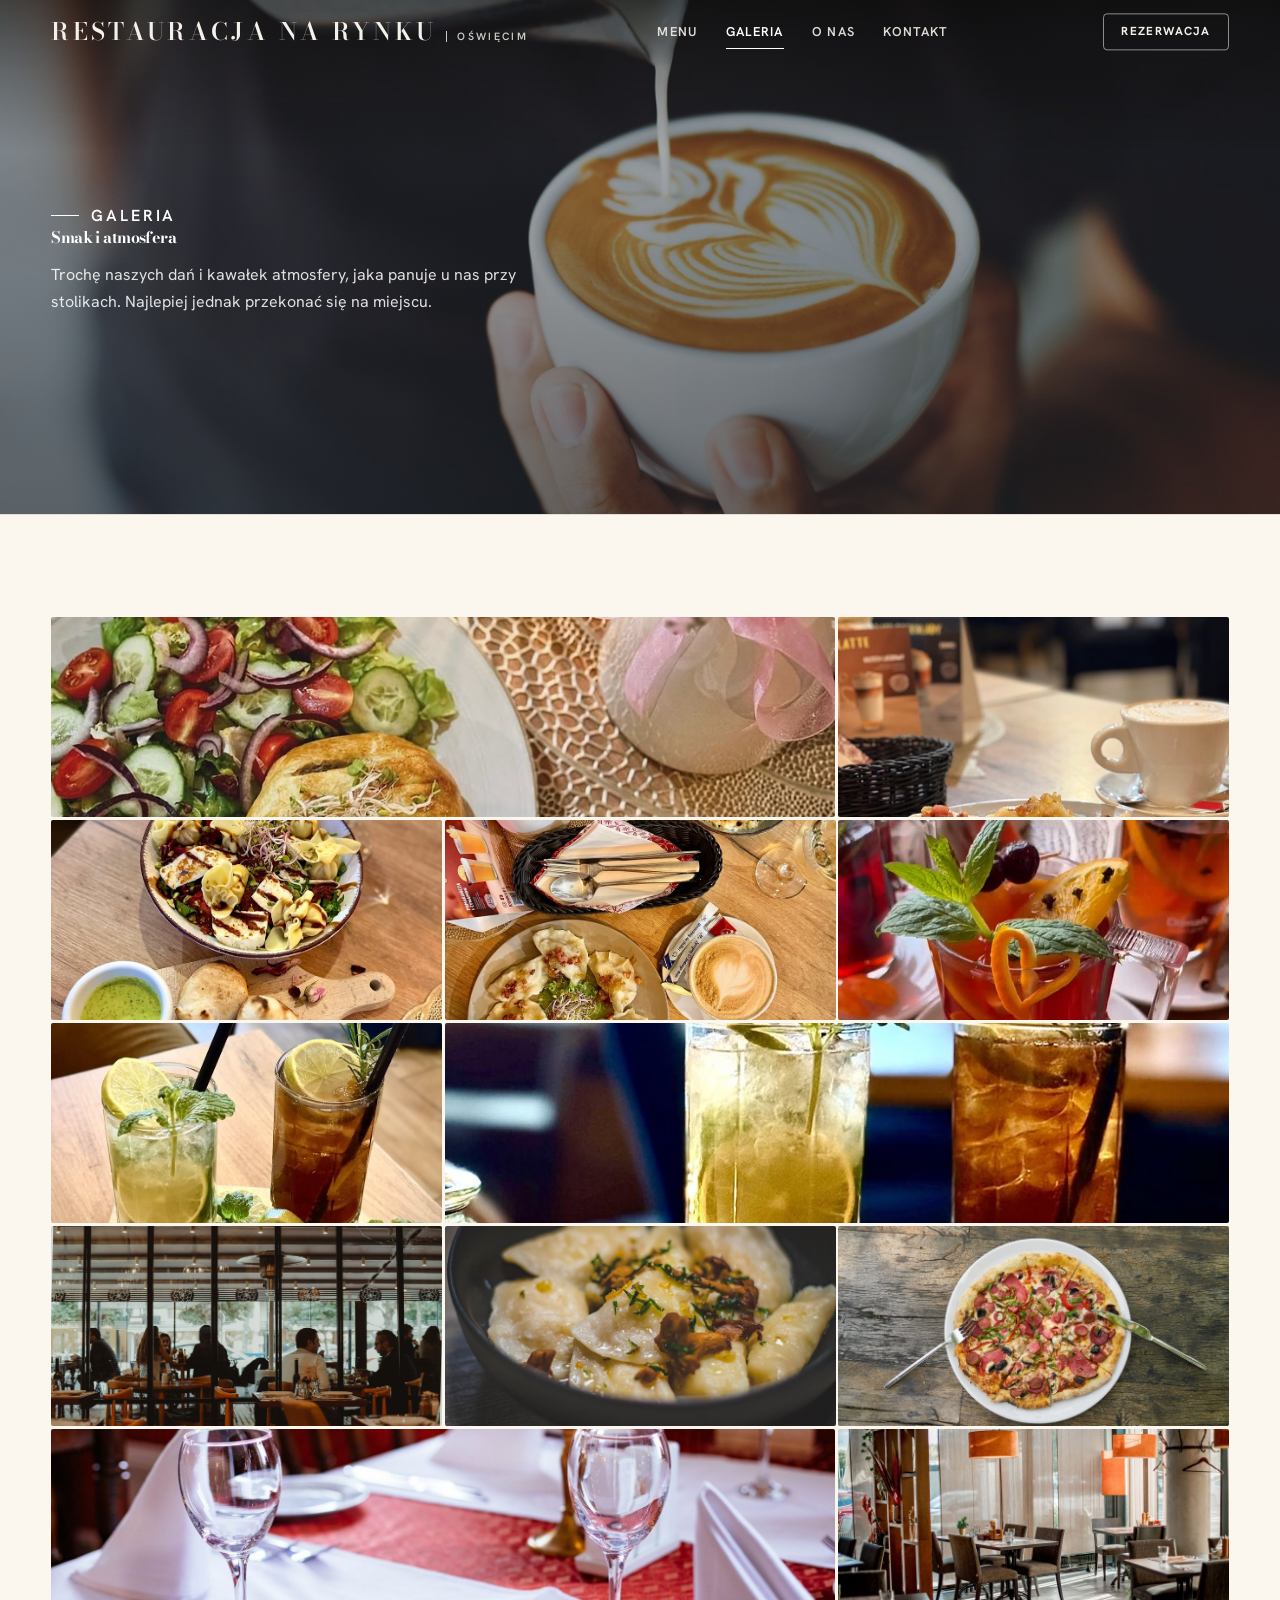
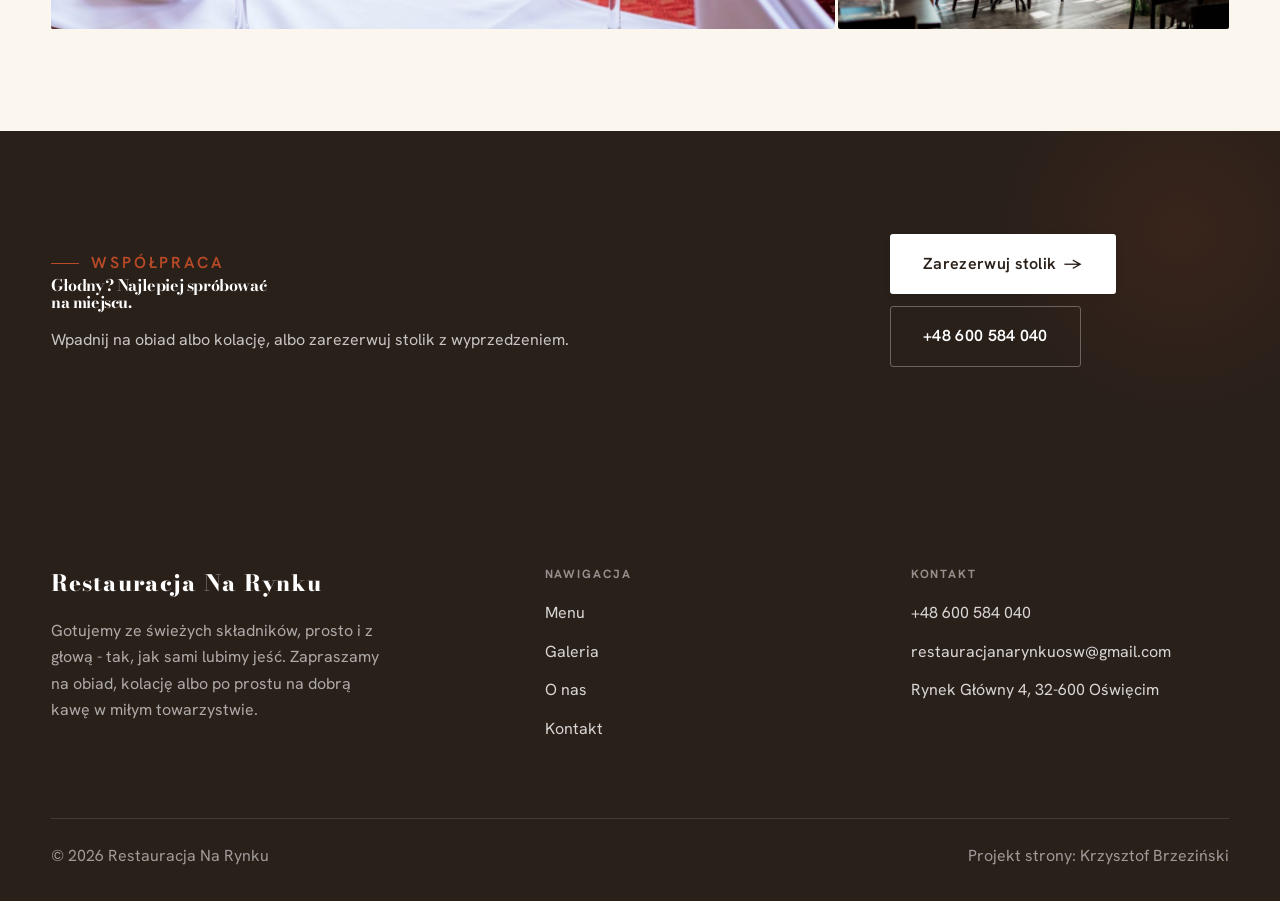
<file: realizacje.html>
<!DOCTYPE html>
<html lang="pl">
<head>
<meta charset="UTF-8">
<meta name="viewport" content="width=device-width, initial-scale=1.0">
<title>Galeria - Restauracja Na Rynku</title>
<meta name="description" content="Galeria Restauracja Na Rynku: Dania z pieca, Świeże śniadanie, Kawa i deser, Sezonowy talerz, Nasze wnętrze">
<link rel="preconnect" href="https://fonts.googleapis.com">
<link rel="preconnect" href="https://fonts.gstatic.com" crossorigin>
<link href="https://fonts.googleapis.com/css2?family=Bodoni+Moda:wght@500;600;700&family=Hanken+Grotesk:wght@400;500;600&display=swap" rel="stylesheet">
<link rel="stylesheet" href="assets/styles.css">
</head>
<body>

<header class="nav">
  <div class="wrap nav-inner">
    <a class="brand" href="index.html"><span class="name">Restauracja Na Rynku</span><span class="sub">Oświęcim</span></a>
    <nav class="nav-links">
      <a href="oferta.html">Menu</a>
      <a href="realizacje.html" class="active">Galeria</a>
      <a href="o-nas.html">O nas</a>
      <a href="kontakt.html">Kontakt</a>
      <a href="kontakt.html" class="btn btn-accent">Rezerwacja</a>
    </nav>
    <button class="nav-toggle" aria-label="Menu"><span></span><span></span><span></span></button>
  </div>
</header>

<section class="pagehead">
  <img src="img/g12.jpg" alt="Restauracja Na Rynku - Smak i atmosfera">
  <div class="wrap">
    <span class="eyebrow">Galeria</span>
    <h1>Smak i atmosfera</h1>
    <p>Trochę naszych dań i kawałek atmosfery, jaka panuje u nas przy stolikach. Najlepiej jednak przekonać się na miejscu.</p>
  </div>
</section>
<section>
  <div class="wrap">
    <div class="gallery">
      <div class="tile t-two3 reveal"><img src="img/g1.jpg" alt="Domowe pierogi" loading="lazy"><div class="cap">Domowe pierogi</div></div>
      <div class="tile t-third reveal"><img src="img/g2.jpg" alt="Zapiekany camembert" loading="lazy"><div class="cap">Zapiekany camembert</div></div>
      <div class="tile t-third reveal"><img src="img/g3.jpg" alt="Świeże sałatki" loading="lazy"><div class="cap">Świeże sałatki</div></div>
      <div class="tile t-third reveal"><img src="img/g4.jpg" alt="Dania z pieca" loading="lazy"><div class="cap">Dania z pieca</div></div>
      <div class="tile t-third reveal"><img src="img/g5.jpg" alt="Lemoniady i napoje" loading="lazy"><div class="cap">Lemoniady i napoje</div></div>
      <div class="tile t-third reveal"><img src="img/g6.jpg" alt="Przy stoliku" loading="lazy"><div class="cap">Przy stoliku</div></div>
      <div class="tile t-two3 reveal"><img src="img/about.jpg" alt="Restauracja Na Rynku" loading="lazy"></div>
      <div class="tile t-third reveal"><img src="img/g8.jpg" alt="Restauracja Na Rynku" loading="lazy"></div>
      <div class="tile t-third reveal"><img src="img/g9.jpg" alt="Restauracja Na Rynku" loading="lazy"></div>
      <div class="tile t-third reveal"><img src="img/g10.jpg" alt="Restauracja Na Rynku" loading="lazy"></div>
      <div class="tile t-two3 reveal"><img src="img/g11.jpg" alt="Restauracja Na Rynku" loading="lazy"></div>
      <div class="tile t-third reveal"><img src="img/g13.jpg" alt="Restauracja Na Rynku" loading="lazy"></div>
    </div>
  </div>
</section>
<section class="cta">
  <div class="wrap">
    <div class="reveal">
      <span class="eyebrow">Współpraca</span>
      <h2>Głodny? Najlepiej spróbować na miejscu.</h2>
      <p>Wpadnij na obiad albo kolację, albo zarezerwuj stolik z wyprzedzeniem.</p>
    </div>
    <div class="cta-actions reveal">
      <a href="kontakt.html" class="btn btn-light">Zarezerwuj stolik <span class="arr">→</span></a>
      <a href="tel:+48600584040" class="btn btn-ghost" style="color:#fff;border-color:rgba(255,255,255,.3)">+48 600 584 040</a>
    </div>
  </div>
</section>

<footer>
  <div class="wrap">
    <div class="foot-grid">
      <div class="foot-brand">
        <div class="name">Restauracja Na Rynku</div>
        <p>Gotujemy ze świeżych składników, prosto i z głową - tak, jak sami lubimy jeść. Zapraszamy na obiad, kolację albo po prostu na dobrą kawę w miłym towarzystwie.</p>
      </div>
      <div class="foot-col">
        <h4>Nawigacja</h4>
        <a href="oferta.html">Menu</a>
        <a href="realizacje.html">Galeria</a>
        <a href="o-nas.html">O nas</a>
        <a href="kontakt.html">Kontakt</a>
      </div>
      <div class="foot-col">
        <h4>Kontakt</h4>
        <a href="tel:+48600584040">+48 600 584 040</a>
        <a href="mailto:restauracjanarynkuosw@gmail.com">restauracjanarynkuosw@gmail.com</a>
        <p>Rynek Główny 4, 32-600 Oświęcim</p>
      </div>
    </div>
    <div class="foot-bot">
      <span>© 2026 Restauracja Na Rynku</span>
      <span>Projekt strony: Krzysztof Brzeziński</span>
    </div>
  </div>
</footer>
<div class="sticky-reserve"><a class="sr-book" href="kontakt.html">Zarezerwuj stolik</a><a class="sr-call" href="tel:+48600584040" aria-label="Zadzwoń"><svg class="ico-tel" width="16" height="16" viewBox="0 0 24 24" fill="none" aria-hidden="true"><path d="M6.6 10.8a15.5 15.5 0 0 0 6.6 6.6l2.2-2.2a1 1 0 0 1 1-.24 11.4 11.4 0 0 0 3.6.58 1 1 0 0 1 1 1V20a1 1 0 0 1-1 1A17 17 0 0 1 3 4a1 1 0 0 1 1-1h3.5a1 1 0 0 1 1 1c0 1.25.2 2.46.58 3.6a1 1 0 0 1-.25 1l-2.23 2.2Z" fill="currentColor"/></svg></a></div>

<script src="assets/main.js"></script>
</body>
</html>
</file>
<file: assets/styles.css>
/* ============================================================
   STOLBASZ — premium, architektoniczny B2B fit-out
   Jasna paleta, zero brązu. System wg premium-web-craft.
   Projekt strony: Krzysztof Brzeziński
   ============================================================ */

:root{
  /* PALETA — jasna, architektoniczna, chłodna */
  --paper:#FBF6EE;          /* główne tło */
  --paper-2:#F0E5D6;        /* sekcje alternatywne (chłodny jasny szary) */
  --paper-3:#F0E5D6;        /* delikatne wypełnienia */
  --ink:#2A201A;            /* tekst główny — chłodny grafit */
  --ink-soft:#4A3B2F;       /* nagłówki drugorzędne */
  --muted:#8C8175;          /* tekst poboczny */
  --line:rgba(42,32,26,.12);/* hairline */
  --accent:#B84A28;         /* stonowany petrol-slate — jedyny akcent */
  --accent-d:#97381C;
  --accent-soft:rgba(184,74,40,.10);
  --dark:#2A201A;           /* sekcje ciemne (stopka/CTA) */

  /* ODSTĘPY — skala 4/8 */
  --space-1:4px; --space-2:8px; --space-3:12px; --space-4:16px; --space-5:24px;
  --space-6:32px; --space-7:48px; --space-8:64px; --space-9:96px; --space-10:128px;

  /* TYPOGRAFIA — fluid clamp() */
  --text-sm:clamp(.82rem,.8rem+.1vw,.9rem);
  --text-base:clamp(1rem,.97rem+.15vw,1.1rem);
  --text-lg:clamp(1.12rem,1.05rem+.3vw,1.3rem);
  --text-h3:clamp(1.2rem,1.1rem+.5vw,1.5rem);
  --text-h2:clamp(1.9rem,1.5rem+1.9vw,2.8rem);
  --text-h1:clamp(2.6rem,1.9rem+3.6vw,4.6rem);

  /* PROMIENIE — architektoniczne, raczej ostre */
  --r-sm:3px; --r-md:6px; --r-lg:10px;

  /* RUCH */
  --ease:cubic-bezier(.25,.46,.45,.94); --dur:.24s;

  /* CIENIE — miękkie, warstwowe */
  --sh-sm:0 1px 2px rgba(16,24,32,.04), 0 2px 8px rgba(16,24,32,.05);
  --sh-md:0 2px 6px rgba(16,24,32,.05), 0 12px 28px -8px rgba(16,24,32,.12);
  --sh-lg:0 6px 14px rgba(16,24,32,.07), 0 26px 56px -18px rgba(16,24,32,.22);

  --hairline:1px solid var(--line);

  --font-display:'Bodoni Moda',serif;
  --font-body:'Hanken Grotesk',sans-serif;
}

*{box-sizing:border-box;margin:0;padding:0}
html{scroll-behavior:smooth}
body{
  font-family:var(--font-body);
  font-size:var(--text-base);
  line-height:1.65;
  color:var(--ink);
  background:var(--paper);
  -webkit-font-smoothing:antialiased;
  text-rendering:optimizeLegibility;
}
img{max-width:100%;display:block}
a{color:inherit;text-decoration:none}

.wrap{width:min(92%,1180px);margin-inline:auto}
section{padding-block:clamp(52px,6.5vw,96px)}

h1,h2,h3{font-family:var(--font-display);font-weight:700;line-height:1.08;letter-spacing:-.02em;color:var(--ink)}
h1{font-size:var(--text-h1);letter-spacing:-.035em}
h2{font-size:var(--text-h2);letter-spacing:-.025em}
h3{font-size:var(--text-h3)}
p{max-width:65ch}

.eyebrow{
  font-family:var(--font-body);
  font-size:var(--text-sm);
  font-weight:600;
  letter-spacing:.18em;
  text-transform:uppercase;
  color:var(--accent);
  display:inline-flex;align-items:center;gap:var(--space-3);
}
.eyebrow::before{content:"";width:28px;height:1px;background:var(--accent);display:inline-block}

.muted{color:var(--muted)}
.lead{font-size:var(--text-lg);line-height:1.55;color:var(--ink-soft);max-width:50ch}

/* ---------- BUTTONS ---------- */
.btn{
  display:inline-flex;align-items:center;gap:var(--space-2);
  font-weight:600;font-size:var(--text-sm);letter-spacing:.02em;
  padding:var(--space-4) var(--space-6);
  border-radius:var(--r-sm);
  transition:transform var(--dur) var(--ease),box-shadow var(--dur) var(--ease),background var(--dur) var(--ease);
  cursor:pointer;border:1px solid transparent;
}
.btn-accent{background:var(--accent);color:#fff;box-shadow:var(--sh-sm)}
.btn-accent:hover{background:var(--accent-d);transform:translateY(-2px);box-shadow:var(--sh-md)}
.btn-accent:active{transform:translateY(0);box-shadow:var(--sh-sm)}
.btn-ghost{background:transparent;color:var(--ink);border-color:var(--line)}
.btn-ghost:hover{border-color:var(--accent);color:var(--accent);transform:translateY(-2px)}
.btn-light{background:#fff;color:var(--ink);box-shadow:var(--sh-sm)}
.btn-light:hover{transform:translateY(-2px);box-shadow:var(--sh-md)}
.btn .arr{transition:transform var(--dur) var(--ease)}
.btn:hover .arr{transform:translateX(4px)}

/* ---------- NAV ---------- */
.nav{
  position:sticky;top:0;z-index:50;
  background:color-mix(in srgb,var(--paper) 88%,transparent);
  backdrop-filter:saturate(140%) blur(10px);
  border-bottom:var(--hairline);
}
.nav-inner{display:flex;align-items:center;justify-content:space-between;height:72px}
.brand{display:flex;flex-direction:column;line-height:1}
.brand .name{font-family:var(--font-display);font-weight:800;font-size:1.35rem;letter-spacing:.04em}
.brand .sub{font-size:.62rem;letter-spacing:.34em;text-transform:uppercase;color:var(--muted);margin-top:5px}
.nav-links{display:flex;align-items:center;gap:var(--space-6)}
.nav-links a{font-size:var(--text-sm);font-weight:500;color:var(--ink-soft);position:relative;padding-block:4px;transition:color var(--dur) var(--ease)}
.nav-links a::after{content:"";position:absolute;left:0;bottom:0;width:0;height:1.5px;background:var(--accent);transition:width var(--dur) var(--ease)}
.nav-links a:hover,.nav-links a.active{color:var(--ink)}
.nav-links a:hover::after,.nav-links a.active::after{width:100%}
.nav-links .btn{padding:var(--space-2) var(--space-5)}
/* przyciski w nav: właściwy kolor (przebij .nav-links a) + bez podkreślenia */
.nav-links a.btn-accent{color:#fff}
.nav-links a.btn-ghost,.nav-links a.btn-light{color:var(--ink)}
.nav-links a.btn::after{display:none}
.nav-toggle{display:none;background:none;border:none;cursor:pointer;flex-direction:column;gap:5px;padding:8px}
.nav-toggle span{width:24px;height:2px;background:var(--ink);transition:var(--dur)}

/* ---------- HERO (split) ---------- */
.hero{position:relative;overflow:hidden;border-bottom:var(--hairline)}
.hero-grid{display:grid;grid-template-columns:1.05fr .95fr;gap:clamp(24px,4vw,60px);align-items:center;
  padding-block:clamp(36px,4.5vw,64px)}
.hero-copy .eyebrow{margin-bottom:var(--space-5)}
.hero-copy h1{margin-bottom:var(--space-5)}
.hero-copy .lead{margin-bottom:var(--space-7)}
.hero-actions{display:flex;flex-wrap:wrap;gap:var(--space-4)}
.hero-art{position:relative;aspect-ratio:4/3;border-radius:var(--r-lg);overflow:hidden;box-shadow:var(--sh-lg)}
.hero-art img{width:100%;height:100%;object-fit:cover}
.hero-art::after{content:"";position:absolute;inset:0;background:linear-gradient(180deg,transparent 55%,rgba(18,24,28,.28))}
.hero-badge{position:absolute;left:var(--space-5);bottom:var(--space-5);z-index:2;
  background:rgba(252,252,251,.94);backdrop-filter:blur(4px);
  border-radius:var(--r-md);padding:var(--space-4) var(--space-5);box-shadow:var(--sh-md);max-width:78%}
.hero-badge strong{display:block;font-family:var(--font-display);font-size:1rem;letter-spacing:-.01em}
.hero-badge span{font-size:var(--text-sm);color:var(--muted)}

/* ---------- HERO duży / kinowy (strona główna) ---------- */
.hero-cine{position:relative;min-height:clamp(560px,82vh,840px);min-height:clamp(560px,82svh,840px);display:flex;align-items:center;overflow:hidden;border-bottom:var(--hairline)}
.hero-cine>img{position:absolute;inset:0;width:100%;height:100%;object-fit:cover;z-index:0}
.hero-cine::after{content:"";position:absolute;inset:0;z-index:1;
  background:linear-gradient(95deg,rgba(13,18,23,.86) 0%,rgba(13,18,23,.64) 32%,rgba(13,18,23,.24) 62%,rgba(13,18,23,.04) 100%)}
.hero-cine .wrap{position:relative;z-index:2;padding-block:var(--space-8)}
.hero-cine .hero-copy{max-width:660px}
.hero-cine .eyebrow{color:#fff;margin-bottom:var(--space-5)}
.hero-cine .eyebrow::before{background:#fff}
.hero-cine h1{color:#fff;margin-bottom:var(--space-5);font-size:clamp(2.9rem,2rem+4.4vw,5.2rem)}
.hero-cine .lead{color:rgba(255,255,255,.92);max-width:48ch;margin-bottom:var(--space-7)}
.hero-cine .hero-actions{display:flex;flex-wrap:wrap;gap:var(--space-4)}
@media(max-width:680px){
  .hero-cine{min-height:clamp(520px,76vh,640px);min-height:clamp(520px,76svh,640px);align-items:flex-end}
  .hero-cine::after{background:linear-gradient(0deg,rgba(13,18,23,.9) 6%,rgba(13,18,23,.45) 55%,rgba(13,18,23,.25) 100%)}
  .hero-cine .wrap{padding-bottom:var(--space-9)}
}

/* full-bleed hero variant (podstrony) */
.pagehead{position:relative;min-height:46vh;min-height:46svh;display:flex;align-items:flex-end;overflow:hidden;border-bottom:var(--hairline)}
.pagehead img{position:absolute;inset:0;width:100%;height:100%;object-fit:cover}
.pagehead::after{content:"";position:absolute;inset:0;background:linear-gradient(180deg,rgba(18,24,28,.25),rgba(18,24,28,.62))}
.pagehead .wrap{position:relative;z-index:2;padding-block:var(--space-9);color:#fff}
.pagehead h1{color:#fff;max-width:18ch}
.pagehead .eyebrow{color:#fff}
.pagehead .eyebrow::before{background:#fff}
.pagehead p{color:rgba(255,255,255,.86);margin-top:var(--space-4);max-width:54ch}

/* ---------- STRIP (pasek skrótów / liczby) ---------- */
.strip{background:var(--dark);color:#fff}
.strip .wrap{display:grid;grid-template-columns:repeat(4,1fr);gap:var(--space-6);padding-block:var(--space-8)}
.strip .item .k{font-family:var(--font-display);font-size:clamp(1.6rem,1.2rem+1.4vw,2.4rem);font-weight:800;letter-spacing:-.02em;color:#fff}
.strip .item .v{font-size:var(--text-sm);color:rgba(255,255,255,.66);margin-top:var(--space-2);line-height:1.45}
.strip .item{border-left:2px solid var(--accent);padding-left:var(--space-5)}

/* ---------- SECTION HEAD ---------- */
.head{max-width:48rem;margin-bottom:var(--space-8)}
.head.center{margin-inline:auto;text-align:center}
.head .eyebrow{margin-bottom:var(--space-4)}
.head h2{margin-bottom:var(--space-4)}
.head p{color:var(--muted);font-size:var(--text-lg);line-height:1.55}
.head.center p{margin-inline:auto}

/* ---------- INTRO SPLIT ---------- */
.split{display:grid;grid-template-columns:.92fr 1.08fr;gap:clamp(28px,5vw,80px);align-items:center}
.split.rev{grid-template-columns:1.08fr .92fr}
.split.rev .split-art{order:-1}
.split-art{position:relative;aspect-ratio:5/4;border-radius:var(--r-lg);overflow:hidden;box-shadow:var(--sh-lg)}
.split-art img{width:100%;height:100%;object-fit:cover}
.split-copy h2{margin-bottom:var(--space-5)}
.split-copy p+p{margin-top:var(--space-4)}
.split-copy .btn{margin-top:var(--space-6)}

/* ---------- SERVICES (zakres) ---------- */
.svc-grid{display:grid;grid-template-columns:repeat(auto-fit,minmax(280px,1fr));gap:var(--space-5)}
.svc{background:#fff;border:var(--hairline);border-radius:var(--r-md);padding:var(--space-7) var(--space-6);
  transition:transform var(--dur) var(--ease),box-shadow var(--dur) var(--ease),border-color var(--dur) var(--ease);
  position:relative;overflow:hidden}
.svc::before{content:"";position:absolute;left:0;top:0;width:3px;height:0;background:var(--accent);transition:height var(--dur) var(--ease)}
.svc:hover{transform:translateY(-4px);box-shadow:var(--sh-md);border-color:transparent}
.svc:hover::before{height:100%}
.svc .ic{font-family:var(--font-display);font-size:.8rem;font-weight:700;letter-spacing:.12em;color:var(--accent);margin-bottom:var(--space-4)}
.svc h3{margin-bottom:var(--space-3);font-size:1.22rem}
.svc p{color:var(--muted);font-size:var(--text-base);line-height:1.6}

/* big detailed service rows */
.svc-row{display:grid;grid-template-columns:.8fr 1.2fr;gap:clamp(20px,4vw,60px);align-items:center;padding-block:var(--space-8)}
.svc-row+.svc-row{border-top:var(--hairline)}
.svc-row.rev{grid-template-columns:1.2fr .8fr}
.svc-row.rev .svc-row-art{order:-1}
.svc-row-art{aspect-ratio:4/3;border-radius:var(--r-md);overflow:hidden;box-shadow:var(--sh-md)}
.svc-row-art img{width:100%;height:100%;object-fit:cover}
.svc-row h3{font-size:1.5rem;margin-bottom:var(--space-4)}
.svc-row .num{font-family:var(--font-display);font-size:.85rem;font-weight:700;letter-spacing:.14em;color:var(--accent);display:block;margin-bottom:var(--space-3)}
.svc-row ul{list-style:none;margin-top:var(--space-4);display:flex;flex-direction:column;gap:var(--space-2)}
.svc-row li{position:relative;padding-left:var(--space-5);color:var(--muted);font-size:var(--text-base)}
.svc-row li::before{content:"";position:absolute;left:0;top:.62em;width:8px;height:1px;background:var(--accent)}

/* ---------- GALLERY (realizacje) ---------- */
.gallery{display:grid;grid-template-columns:repeat(12,1fr);gap:var(--space-4);grid-auto-rows:200px}
/* GALERIA MASONRY — pionowe zdjęcia (portrety beauty/wellness) bez przycinania: kolumny, height auto */
.gallery-masonry{column-count:3;column-gap:var(--space-4)}
@media(max-width:900px){.gallery-masonry{column-count:2}}
@media(max-width:560px){.gallery-masonry{column-count:1}}
.gallery-masonry .m-tile{break-inside:avoid;margin:0 0 var(--space-4);padding:0;position:relative;overflow:hidden;border-radius:var(--r-md);border:1px solid var(--line)}
.gallery-masonry .m-tile img{width:100%;height:auto;display:block}
.gallery-masonry .m-tile .cap{position:absolute;left:0;right:0;bottom:0;padding:var(--space-4);color:#fff;background:linear-gradient(0deg,rgba(0,0,0,.55),transparent);font-size:var(--text-sm)}
.tile{position:relative;overflow:hidden;border-radius:var(--r-md);box-shadow:var(--sh-sm);
  transition:transform var(--dur) var(--ease),box-shadow var(--dur) var(--ease)}
.tile img{width:100%;height:100%;object-fit:cover;transition:transform .6s var(--ease)}
.tile:hover{box-shadow:var(--sh-md)}
.tile:hover img{transform:scale(1.05)}
.tile .cap{position:absolute;left:0;right:0;bottom:0;padding:var(--space-5) var(--space-4) var(--space-4);
  background:linear-gradient(transparent,rgba(18,24,28,.78));color:#fff;
  font-size:var(--text-sm);font-weight:600;letter-spacing:.01em;
  opacity:0;transform:translateY(8px);transition:var(--dur) var(--ease)}
.tile:hover .cap{opacity:1;transform:translateY(0)}
.tile .cap small{display:block;font-weight:400;opacity:.78;letter-spacing:.04em;text-transform:uppercase;font-size:.66rem;margin-top:3px}
/* bento spans */
.t-wide{grid-column:span 6}
.t-tall{grid-column:span 6;grid-row:span 2}
.t-std{grid-column:span 6}
.t-third{grid-column:span 4}
.t-two3{grid-column:span 8}

/* ---------- TRUST / WIARYGODNOŚĆ ---------- */
.trust{background:var(--paper-2)}
.trust-grid{display:grid;grid-template-columns:repeat(auto-fit,minmax(240px,1fr));gap:var(--space-5);margin-top:var(--space-7)}
.trust-card{background:#fff;border-radius:var(--r-md);padding:var(--space-7) var(--space-6);box-shadow:var(--sh-sm);border-top:3px solid var(--accent)}
.trust-card .big{font-family:var(--font-display);font-size:clamp(1.8rem,1.3rem+1.6vw,2.6rem);font-weight:800;letter-spacing:-.02em;color:var(--ink);line-height:1}
.trust-card h3{font-size:1.12rem;margin:var(--space-3) 0 var(--space-2)}
.trust-card p{color:var(--muted);font-size:var(--text-base);line-height:1.55}

/* ---------- CTA band ---------- */
.cta{background:var(--dark);color:#fff;position:relative;overflow:hidden}
.cta .wrap{display:grid;grid-template-columns:1.4fr .6fr;gap:var(--space-7);align-items:center;position:relative;z-index:2}
.cta h2{color:#fff;max-width:20ch}
.cta p{color:rgba(255,255,255,.74);margin-top:var(--space-4)}
.cta-actions{display:flex;flex-direction:column;gap:var(--space-3);align-items:flex-start}
.cta::before{content:"";position:absolute;right:-80px;top:-80px;width:360px;height:360px;border-radius:50%;
  background:radial-gradient(circle,var(--accent-soft),transparent 70%)}

/* ---------- CONTACT ---------- */
.contact-grid{display:grid;grid-template-columns:.85fr 1.15fr;gap:clamp(28px,4vw,56px);align-items:start}
.info-list{display:flex;flex-direction:column;gap:var(--space-2)}
.info-row{display:flex;gap:var(--space-4);align-items:flex-start;padding-block:var(--space-4);border-bottom:var(--hairline)}
.info-row .ic{flex:none;width:42px;height:42px;display:grid;place-items:center;border-radius:50%;
  background:var(--accent-soft);color:var(--accent);font-size:1.05rem}
.info-row .lbl{font-size:.72rem;letter-spacing:.14em;text-transform:uppercase;color:var(--muted)}
.info-row .val{font-weight:600;font-size:var(--text-base);margin-top:2px}
.info-row a.val:hover{color:var(--accent)}
.map{border:none;border-radius:var(--r-lg);box-shadow:var(--sh-md);width:100%;height:100%;min-height:380px;filter:grayscale(.2) contrast(1.02)}
.form{background:#fff;border:var(--hairline);border-radius:var(--r-lg);padding:clamp(24px,3vw,40px);box-shadow:var(--sh-sm)}
.form .fld{margin-bottom:var(--space-5)}
.form label{display:block;font-size:var(--text-sm);font-weight:600;margin-bottom:var(--space-2)}
.form input,.form textarea{width:100%;font-family:inherit;font-size:var(--text-base);color:var(--ink);
  padding:var(--space-4);border:var(--hairline);border-radius:var(--r-sm);background:var(--paper);transition:border-color var(--dur)}
.form input:focus,.form textarea:focus{outline:none;border-color:var(--accent);background:#fff}
.form textarea{resize:vertical;min-height:120px}
.form .note{font-size:var(--text-sm);color:var(--muted);margin-top:var(--space-3)}

/* ---------- FOOTER ---------- */
footer{background:var(--dark);color:#fff;padding-block:var(--space-9) var(--space-6)}
.foot-grid{display:grid;grid-template-columns:1.4fr 1fr 1fr;gap:var(--space-7);margin-bottom:var(--space-8)}
.foot-brand .name{font-family:var(--font-display);font-weight:800;font-size:1.4rem;letter-spacing:.04em}
.foot-brand p{color:rgba(255,255,255,.62);margin-top:var(--space-4);font-size:var(--text-base);max-width:38ch}
.foot-col h4{font-size:.74rem;letter-spacing:.16em;text-transform:uppercase;color:rgba(255,255,255,.5);margin-bottom:var(--space-4)}
.foot-col a,.foot-col p{display:block;color:rgba(255,255,255,.82);font-size:var(--text-base);margin-bottom:var(--space-3)}
.foot-col a:hover{color:#fff}
.foot-bot{border-top:1px solid rgba(255,255,255,.12);padding-top:var(--space-5);display:flex;justify-content:space-between;flex-wrap:wrap;gap:var(--space-3);
  font-size:var(--text-sm);color:rgba(255,255,255,.55)}
.foot-bot a:hover{color:#fff}

/* ---------- REVEAL ---------- */
.reveal{opacity:0;transform:translateY(22px);transition:opacity .6s var(--ease),transform .6s var(--ease)}
.reveal.in{opacity:1;transform:none}

/* ---------- RESPONSIVE ---------- */
@media(max-width:920px){
  .hero-grid,.split,.split.rev,.svc-row,.svc-row.rev,.cta .wrap,.contact-grid,.foot-grid{grid-template-columns:1fr}
  .split.rev .split-art,.svc-row.rev .svc-row-art{order:0}
  .hero-art{aspect-ratio:16/10;max-height:420px}
  .strip .wrap{grid-template-columns:repeat(2,1fr);gap:var(--space-7)}
  .gallery{grid-auto-rows:180px}
  .t-wide,.t-tall,.t-std,.t-third,.t-two3{grid-column:span 6}
  .t-tall{grid-row:span 1}
  .cta-actions{flex-direction:row;flex-wrap:wrap}
  .foot-grid{gap:var(--space-6)}
}
@media(max-width:680px){
  .nav-links{position:fixed;inset:72px 0 auto 0;background:var(--paper);flex-direction:column;align-items:stretch;
    gap:0;padding:var(--space-4) 6%;border-bottom:var(--hairline);box-shadow:var(--sh-md);
    transform:translateY(-120%);transition:transform var(--dur) var(--ease)}
  .nav-links.open{transform:translateY(0)}
  .nav-links a{padding-block:var(--space-4);border-bottom:var(--hairline)}
  .nav-links .btn{margin-top:var(--space-3);justify-content:center}
  .nav-toggle{display:flex}
  .strip .wrap{grid-template-columns:1fr}
  .gallery{grid-template-columns:repeat(6,1fr)}
  .foot-grid{grid-template-columns:1fr}
}
@media(prefers-reduced-motion:reduce){
  *{animation-duration:.01ms!important;transition:none!important}
  .reveal{opacity:1!important;transform:none!important}
  html{scroll-behavior:auto}
}

/* ============================================================
   PREMIUM LAYER — destylat deep-researchu branż (anty-AI, spokój).
   Zmienne STOLBASZ (--accent/--ink/--paper/--line/--dark). Ruch ledwo
   zauważalny, krzywa cubic-bezier(.16,.84,.44,1); prefers-reduced-motion
   pokryte blanketem wyżej. Karty hairline zamiast cieni = #1 sygnał „nie-AI".
   ============================================================ */

/* więcej oddechu między sekcjami (liderzy: 110-130px) */
section{padding-block:clamp(64px,8vw,128px)}

/* 1) Aksamitny reveal — dłuższa, miękka krzywa zamiast „skoku" */
.reveal{transition:opacity .9s cubic-bezier(.16,.84,.44,1),transform .9s cubic-bezier(.16,.84,.44,1);will-change:opacity,transform}
/* stagger TYLKO w galerii (tam pozycja = porządek dzieci) */
.gallery .reveal:nth-child(2){transition-delay:.07s}
.gallery .reveal:nth-child(3){transition-delay:.14s}
.gallery .reveal:nth-child(4){transition-delay:.21s}
.gallery .reveal:nth-child(5){transition-delay:.28s}
.gallery .reveal:nth-child(6){transition-delay:.35s}

/* 2) Hero STATYCZNY na .hero-cine — Ken Burns CAŁKIEM WYŁĄCZONY 26.06 (3. zgłoszenie Szymona).
   GENEZA: animowanie scale na <img> hero z teksturami (cegły/framugi) re-samplinguje obraz
   klatka po klatce → na części ekranów drobne drganie/shimmer = „heroshot się trzęsie".
   translateY usunięto wcześniej, scale-only + will-change/GPU NIE wystarczyły do GWARANCJI gładkości.
   Krzysztof zażądał pewności („make sure, że błąd się nie pojawi") > efekt. Zero animacji = 0% drgania.
   Delikatny zoom zostaje TYLKO w pełnoekranowych hero gastro/studio (hg-bg/hs-bg — tło, inny
   mechanizm, chwalone, nigdy nie zgłaszane). NIE wracać do KB na .hero-cine bez realnego testu
   na sprzęcie klienta — to ryzyko regresji „trzęsienia”. */
/* BEZPIECZNY "wow" na hero = jednorazowy FADE-IN (opacity), nie zoom.
   opacity nie dotyka bitmapy → gładkie na KAŻDYM zdjęciu/ekranie/GPU, zero ryzyka migotania.
   Geometryczny ruch (scale/translate) na .hero-cine jest ZAKAZANY (bramka pilnuje). */
@keyframes heroFade{from{opacity:0}to{opacity:1}}
.hero-cine>img{transform:none;animation:heroFade 1.1s ease-out both}

/* 3) Akcentowy hairline pod nagłówkiem sekcji, który „rysuje się" przy wejściu */
.head h2{position:relative;padding-bottom:18px}
.head h2::after{content:"";position:absolute;left:0;bottom:0;height:1px;width:0;background:var(--accent);transition:width 1s cubic-bezier(.16,.84,.44,1) .15s}
.head.center h2::after{left:50%;transform:translateX(-50%)}
.head.reveal.in h2::after,.head.center.reveal.in h2::after{width:54px}

/* 4) Karty HAIRLINE zamiast cieni/zaokrągleń (najmocniejszy anty-AI detal) */
.svc{background:transparent;border:1px solid var(--line);border-radius:var(--r-sm);box-shadow:none}
.svc:hover{box-shadow:none;border-color:var(--accent);transform:translateY(-3px)}
.trust-card{background:transparent;box-shadow:none;border:1px solid var(--line);border-top:2px solid var(--accent);border-radius:var(--r-sm)}
.tile{box-shadow:none;border-radius:var(--r-sm)}
.tile:hover{box-shadow:none}

/* 5) Sticky-nav kondensuje się po przewinięciu (sygnał dopracowania) */
.nav{transition:box-shadow .4s ease,background .4s ease}
.nav.is-stuck{box-shadow:0 1px 0 var(--line),0 14px 30px -24px rgba(0,0,0,.45)}
.nav-inner{transition:height .35s var(--ease)}
.nav.is-stuck .nav-inner{height:60px}

/* 6) MANIFESTO — pełnoekranowy cytat-bohater (zastępuje generyczne „Dlaczego my") */
.manifesto{background:var(--paper-2);text-align:center}
.manifesto .wrap{max-width:60rem}
.manifesto p{font-family:var(--font-display);font-style:italic;font-size:clamp(1.6rem,1rem+2.4vw,2.8rem);line-height:1.32;color:var(--ink-soft);margin-inline:auto;max-width:26ch;position:relative;padding-top:var(--space-8)}
.manifesto p::before{content:"";position:absolute;top:0;left:50%;transform:translateX(-50%);width:54px;height:1px;background:var(--accent)}
.manifesto p span{color:var(--accent);font-style:italic}

/* 7) GATEWAYS — 3 duże bramy-zdjęcia (zamiast paska menu usług) */
.gateways{display:grid;grid-template-columns:repeat(3,1fr);gap:var(--space-4)}
.gateway{position:relative;aspect-ratio:3/4;overflow:hidden;border-radius:var(--r-sm);display:block}
.gateway img{width:100%;height:100%;object-fit:cover;transition:transform .8s var(--ease),filter .5s var(--ease)}
.gateway::after{content:"";position:absolute;inset:0;background:linear-gradient(180deg,transparent 38%,rgba(18,24,28,.74))}
.gateway:hover img{transform:scale(1.05);filter:brightness(1.05)}
.gateway .g-ttl{position:absolute;left:0;right:0;bottom:0;z-index:2;padding:var(--space-6) var(--space-5);color:#fff;font-family:var(--font-display);font-size:1.45rem;letter-spacing:-.01em;line-height:1.15}
.gateway .g-ttl small{display:block;font-family:var(--font-body);font-size:var(--text-sm);font-weight:400;opacity:.82;letter-spacing:.03em;margin-top:5px}
@media(max-width:760px){.gateways{grid-template-columns:1fr}.gateway{aspect-ratio:16/10}}

/* 8) LOGO klienta w nagłówku (gdy podane --logo) */
.brand-logo{height:40px;width:auto;max-width:220px;object-fit:contain;display:block}
.nav.is-stuck .brand-logo{height:34px}
@media(max-width:680px){.brand-logo{height:32px}}

/* === rodzina: gastro === */
/* ============================================================
   RODZINA: GASTRO (restauracja / kawiarnia / bar / pizzeria)
   Doklejane NA WIERZCH base.css. Dziedziczy paletę/fonty skórki gastro (Bodoni Moda + terakota).
   Filozofia: APETYT + REZERWACJA STOLIKA (nie zaufanie/wycena jak u fachowca).
   Menu = kategorie BEZ zmyślonych dań/cen (uczciwość); godziny tylko z reconu.
   ============================================================ */

/* --- Galeria atmosfery: gutterless, ostre rogi (food/wnętrze, nie "dokumentacja") --- */
.gallery{gap:3px}
.tile{border-radius:2px;box-shadow:none}
.tile:hover{box-shadow:none}

/* --- MENU: kategorie (nazwa serif + opis, hairline) - BEZ wymyslonych dań i cen --- */
.menu-sec{background:var(--paper-2)}
.menu-cats{display:grid;grid-template-columns:repeat(2,1fr);gap:var(--space-7) var(--space-8);max-width:62rem;margin:0 auto}
.menu-cat{border-top:1px solid var(--accent);padding-top:var(--space-4)}
.menu-cat h3{font-family:var(--font-display);font-size:1.35rem;letter-spacing:.02em;margin-bottom:var(--space-3)}
.menu-cat p{color:var(--muted);font-size:var(--text-base);line-height:1.6}
.menu-note{text-align:center;color:var(--muted);font-size:var(--text-sm);margin-top:var(--space-8);max-width:50ch;margin-inline:auto}
@media(max-width:760px){.menu-cats{grid-template-columns:1fr;gap:var(--space-6)}}

/* --- KARTA GODZIN (renderowana tylko z realnych danych) --- */
.godz{max-width:30rem}
.godz-row{display:flex;justify-content:space-between;gap:var(--space-5);border-bottom:1px solid var(--line);padding-block:var(--space-3)}
.godz-row b{font-weight:600;color:var(--ink)}
.godz-row span{color:var(--muted)}

/* --- STICKY-RESERVE: dolny pasek mobile (gastro-odpowiednik sticky-call) --- */
.sticky-reserve{display:none}
@media(max-width:820px){
  .sticky-reserve{display:grid;grid-template-columns:1fr auto;gap:1px;position:fixed;left:0;right:0;bottom:0;z-index:90;
    background:var(--line);box-shadow:0 -6px 20px -10px rgba(0,0,0,.4)}
  .sticky-reserve a{padding:15px 8px;text-align:center;font-weight:700;font-size:.95rem;letter-spacing:.01em}
  .sr-book{background:var(--accent);color:#fff}
  .sr-call{background:var(--paper);color:var(--ink);padding-inline:22px}
  body{padding-bottom:56px}
}

/* ============================================================
   FAZA 3 - OSOBNY UKŁAD GASTRO (wzór: topowe restauracje - Noma/Disfrutar/Septime/Alchemist; research wf_c20bffea).
   Hero MINIMALNY: samo pełnoekranowe zdjęcie + 1 krótka linijka w DOLNYM-LEWYM rogu. Reszta = oddech.
   Nazwa pada RAZ - jako logo w navie, NIGDY dublowana wielkim tytułem (to #1 tell taniej strony).
   Nav: logo z LEWEJ (split), przezroczysty nad zdjęciem, lity po scrollu. CTA "Rezerwacja" = obrys w navie, nie guzik na środku.
   ============================================================ */
.hero-gastro{position:relative;height:100vh;height:100svh;min-height:560px;display:flex;align-items:flex-end;overflow:hidden;isolation:isolate}
.hero-gastro .hg-bg{position:absolute;inset:0;width:100%;height:100%;object-fit:cover;z-index:-2;animation:hgKen 28s ease-out infinite alternate}
@keyframes hgKen{from{transform:scale(1.05)}to{transform:scale(1.13)}}
/* overlay: ciemny TYLKO u dołu (pod linijkę), góra/środek zdjęcia oddychają */
.hero-gastro .hg-veil{position:absolute;inset:0;z-index:-1;
  background:linear-gradient(180deg,rgba(8,6,4,0) 0%,rgba(8,6,4,0) 52%,rgba(8,6,4,.68) 100%)}
.hg-tagline{position:relative;z-index:2;margin:0 0 clamp(2.6rem,7vh,5rem) clamp(1.4rem,5vw,4rem);
  font-family:var(--font-display);font-style:normal;font-weight:600;
  font-size:clamp(2.1rem,5.2vw,4rem);line-height:1.08;letter-spacing:.005em;
  color:#f5f1ea;max-width:24ch;text-shadow:0 2px 18px rgba(0,0,0,.5)}
.hg-since{font-family:var(--font-display);font-weight:500;font-size:.62em;letter-spacing:.01em;
  color:rgba(245,241,234,.86);white-space:nowrap}
@media(max-width:640px){.hg-tagline{font-size:clamp(2rem,8vw,2.6rem);margin-bottom:clamp(2rem,9vh,3.4rem)}}

/* ============================================================
   NAWIGACJA GASTRO - styl NOBU (research wf_d6d990de + wf_a8c0864c, żywy kod noburestaurants.com).
   3 strefy, STAŁA wysokość 64px (jak Nobu). JEDEN kontroler gastro.js steruje stanami kierunkowo:
   .nav-hidden (chowanie w dół) + .nav-solid (lity krem przy scrollu w górę). Histereza = brak migania.
   is-stuck (base.js, twardy próg 24px) NEUTRALIZOWANE wizualnie - inaczej base walczyło z gastro i krem migał przy górze.
   ============================================================ */
.nav{position:fixed;left:0;right:0;background:transparent;backdrop-filter:none;border-bottom:1px solid transparent;z-index:100;
  transition:transform .35s var(--ease),background .35s ease,box-shadow .35s ease}
.nav.nav-hidden{transform:translateY(-100%)}
/* NEUTRALIZACJA base is-stuck dla gastro (gastro.js używa nav-solid; base.js dalej rusza is-stuck, ale bez efektu wizualnego) */
.nav.is-stuck{background:transparent;box-shadow:none;border-bottom-color:transparent}
.nav.is-stuck .nav-inner{height:64px}
/* SCRIM: ciemny gradient pod navem -> biały tekst czytelny nad zdjęciem; znika gdy nav lity */
.nav::after{content:"";position:absolute;left:0;right:0;top:0;height:150px;z-index:-1;pointer-events:none;
  transition:opacity .35s ease;background:linear-gradient(180deg,rgba(8,6,4,.55) 0%,rgba(8,6,4,0) 100%)}
.nav.nav-solid::after{opacity:0}
/* WORDMARK: nazwa Bodoni wersaliki + miasto obok (kreska akcentu) */
.nav .brand{flex-direction:row;align-items:baseline;gap:.6rem;line-height:1}
.nav .brand .name{color:#f5f1ea;font-family:var(--font-display);font-weight:600;font-size:1.5rem;text-transform:uppercase;letter-spacing:.14em}
.nav .brand .sub{margin-top:0;padding-left:.65rem;border-left:1px solid currentColor;
  font-size:.66rem;font-weight:600;letter-spacing:.22em;text-transform:uppercase;color:rgba(245,241,234,.82)}
/* LINKI: sans wersaliki, cienki animowany underline */
.nav .nav-links a{color:rgba(245,241,234,.9);font-size:.8rem;font-weight:600;text-transform:uppercase;letter-spacing:.1em;padding-block:6px}
.nav .nav-links a:hover,.nav .nav-links a.active{color:#fff}
.nav .nav-links a::after{background:#fff;height:1px}
.nav .nav-toggle span{background:#f5f1ea}
/* CTA "Rezerwacja": bazowo pełna terakota (czytelna na kremowym menu mobilnym) */
.nav .nav-links a.btn-accent{font-size:.73rem;font-weight:700;text-transform:uppercase;letter-spacing:.12em;
  padding:.5rem 1.1rem;border-radius:4px;border:1px solid var(--accent);background:var(--accent);color:#fff;box-shadow:none}
.nav .nav-links a.btn-accent:hover{transform:none;box-shadow:none}
/* STAN LITY (nav-solid - gastro.js dodaje przy scrollu w GÓRĘ): krem + ciemny tekst + terakota */
.nav.nav-solid{background:color-mix(in srgb,var(--paper) 94%,transparent);backdrop-filter:saturate(140%) blur(10px);border-bottom:var(--hairline)}
.nav.nav-solid .brand .name{color:var(--ink)}
.nav.nav-solid .brand .sub{color:var(--accent)}
.nav.nav-solid .nav-links a{color:var(--ink-soft)}
.nav.nav-solid .nav-links a:hover,.nav.nav-solid .nav-links a.active{color:var(--ink)}
.nav.nav-solid .nav-links a::after{background:var(--accent)}
.nav.nav-solid .nav-toggle span{background:var(--ink)}
/* chowany nav ZAWSZE przezroczysty (nie mignie kremem zjeżdżając w górę) */
.nav.nav-solid.nav-hidden{background:transparent;box-shadow:none;border-bottom-color:transparent}
/* ===== DESKTOP (>=681px): 3 strefy, STAŁA wysokość 64px ===== */
@media(min-width:681px){
  .nav .nav-inner{position:relative;height:64px}
  .nav .nav-links{flex:1;justify-content:center;gap:clamp(1rem,2.2vw,1.9rem);padding-right:9.5rem}
  .nav .nav-links a.btn-accent{position:absolute;right:0;top:50%;transform:translateY(-50%);margin:0}
  .nav:not(.nav-solid) .nav-links a.btn-accent{background:transparent;border-color:rgba(245,241,234,.55);color:#f5f1ea}
  .nav:not(.nav-solid) .nav-links a.btn-accent:hover{background:var(--accent);border-color:var(--accent);color:#fff;transform:translateY(-50%)}
}
/* ===== MOBILE (<=680px): dropdown na kremie - ciemny tekst, pełne CTA (fix kontrastu) ===== */
@media(max-width:680px){
  .nav .nav-links{background:var(--paper)}
  .nav .nav-links a{color:var(--ink-soft)}
  .nav .nav-links a:hover,.nav .nav-links a.active{color:var(--ink)}
  .nav .nav-links a.btn-accent{background:var(--accent);border-color:var(--accent);color:#fff}
  /* zamknięty dropdown w pełni schowany (base -120% przy krótkim menu zostawiał terakotowe CTA wystające górą) */
  .nav .nav-links:not(.open){transform:translateY(-160%);visibility:hidden}
  .nav .nav-links.open{visibility:visible}
  /* brand mniejszy + bez miasta (jak Nobu na telefonie = sama nazwa) - żeby nie wypychał hamburgera */
  .nav .brand .name{font-size:1.12rem;letter-spacing:.1em}
  .nav .brand .sub{display:none}
  .nav .nav-toggle{flex:0 0 auto}
  .nav .brand{min-width:0;overflow:hidden}
}

/* === focal-point zdjęć (smartcrop) — cover nie utnie twarzy/obiektu === */
img[src$="/hero.jpg"]{object-position:50% 59%}
[style*="hero.jpg"]{background-position:50% 59%}
img[src$="/about.jpg"]{object-position:52% 66%}
[style*="about.jpg"]{background-position:52% 66%}
img[src$="/g2.jpg"]{object-position:50% 59%}
[style*="g2.jpg"]{background-position:50% 59%}
img[src$="/g5.jpg"]{object-position:50% 40%}
[style*="g5.jpg"]{background-position:50% 40%}
img[src$="/g6.jpg"]{object-position:50% 59%}
[style*="g6.jpg"]{background-position:50% 59%}
img[src$="/g11.jpg"]{object-position:38% 50%}
[style*="g11.jpg"]{background-position:38% 50%}
img[src$="/g13.jpg"]{object-position:33% 50%}
[style*="g13.jpg"]{background-position:33% 50%}
</file>
